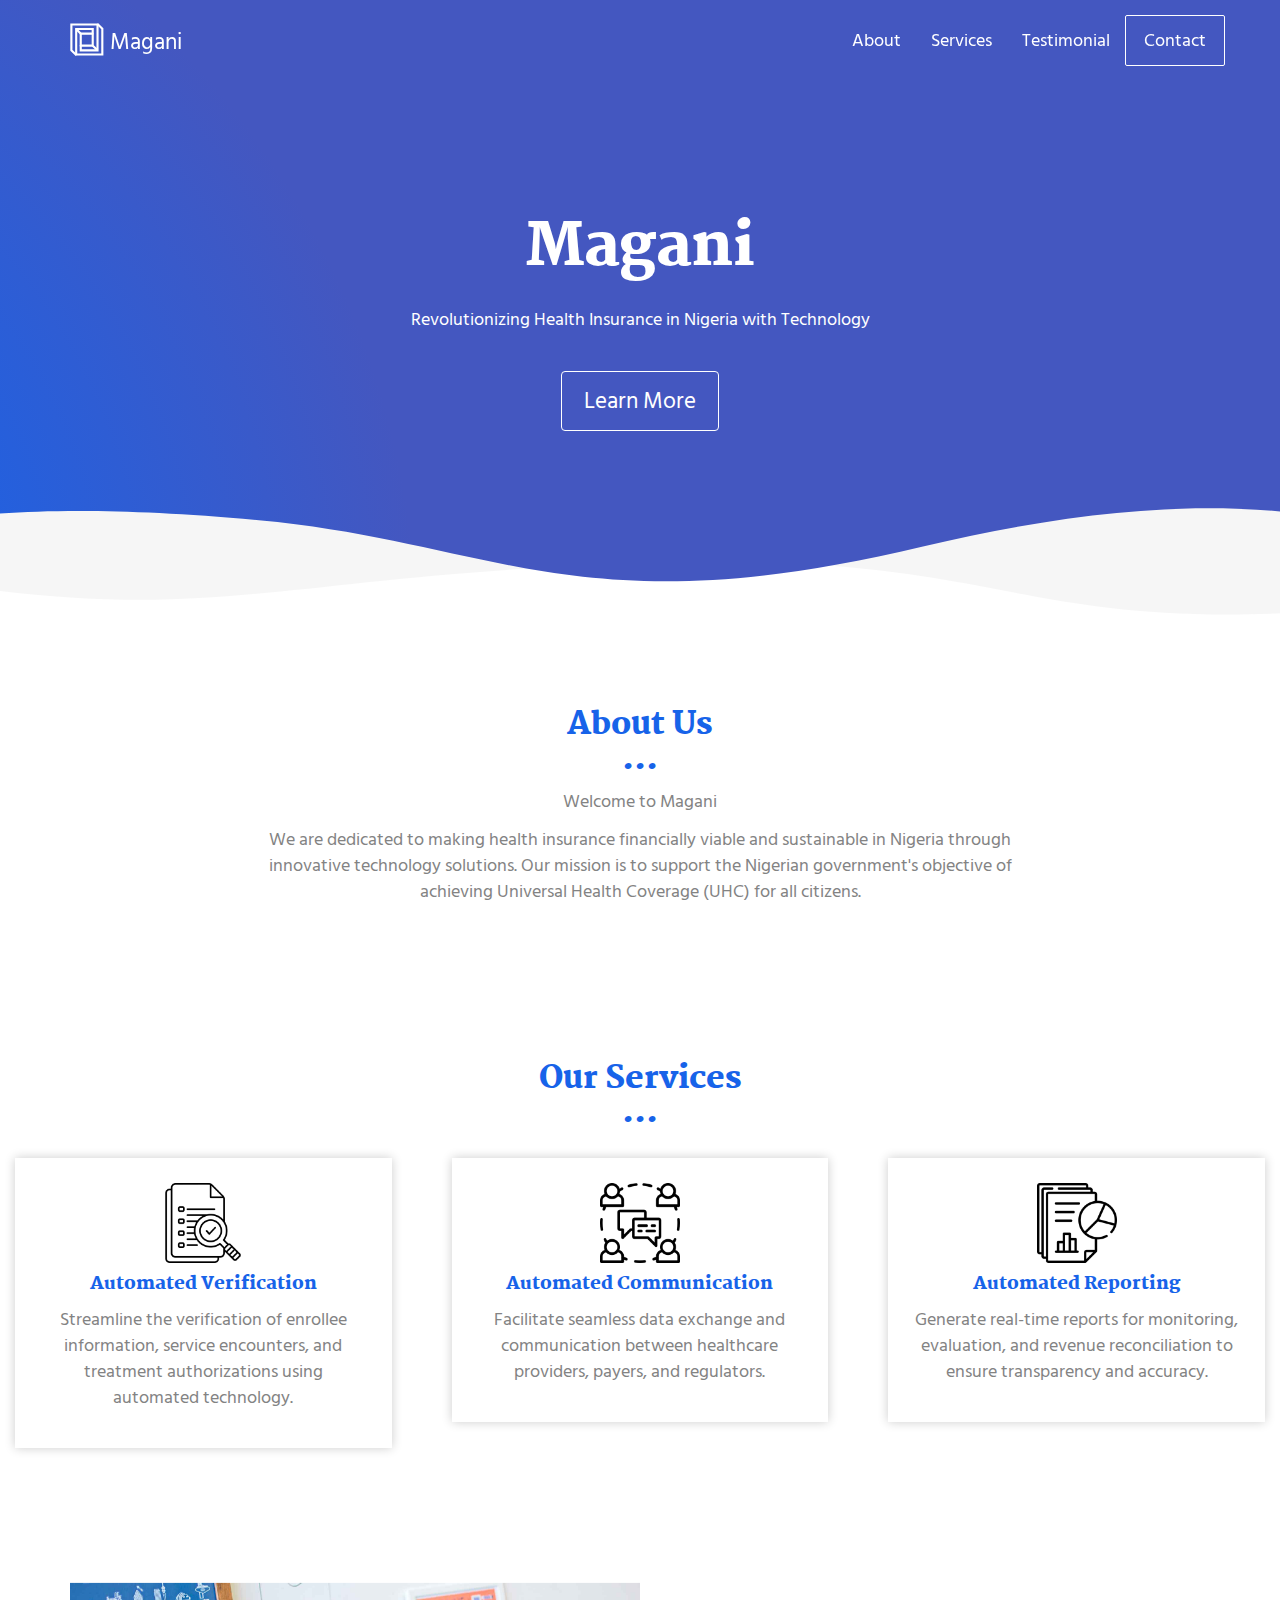
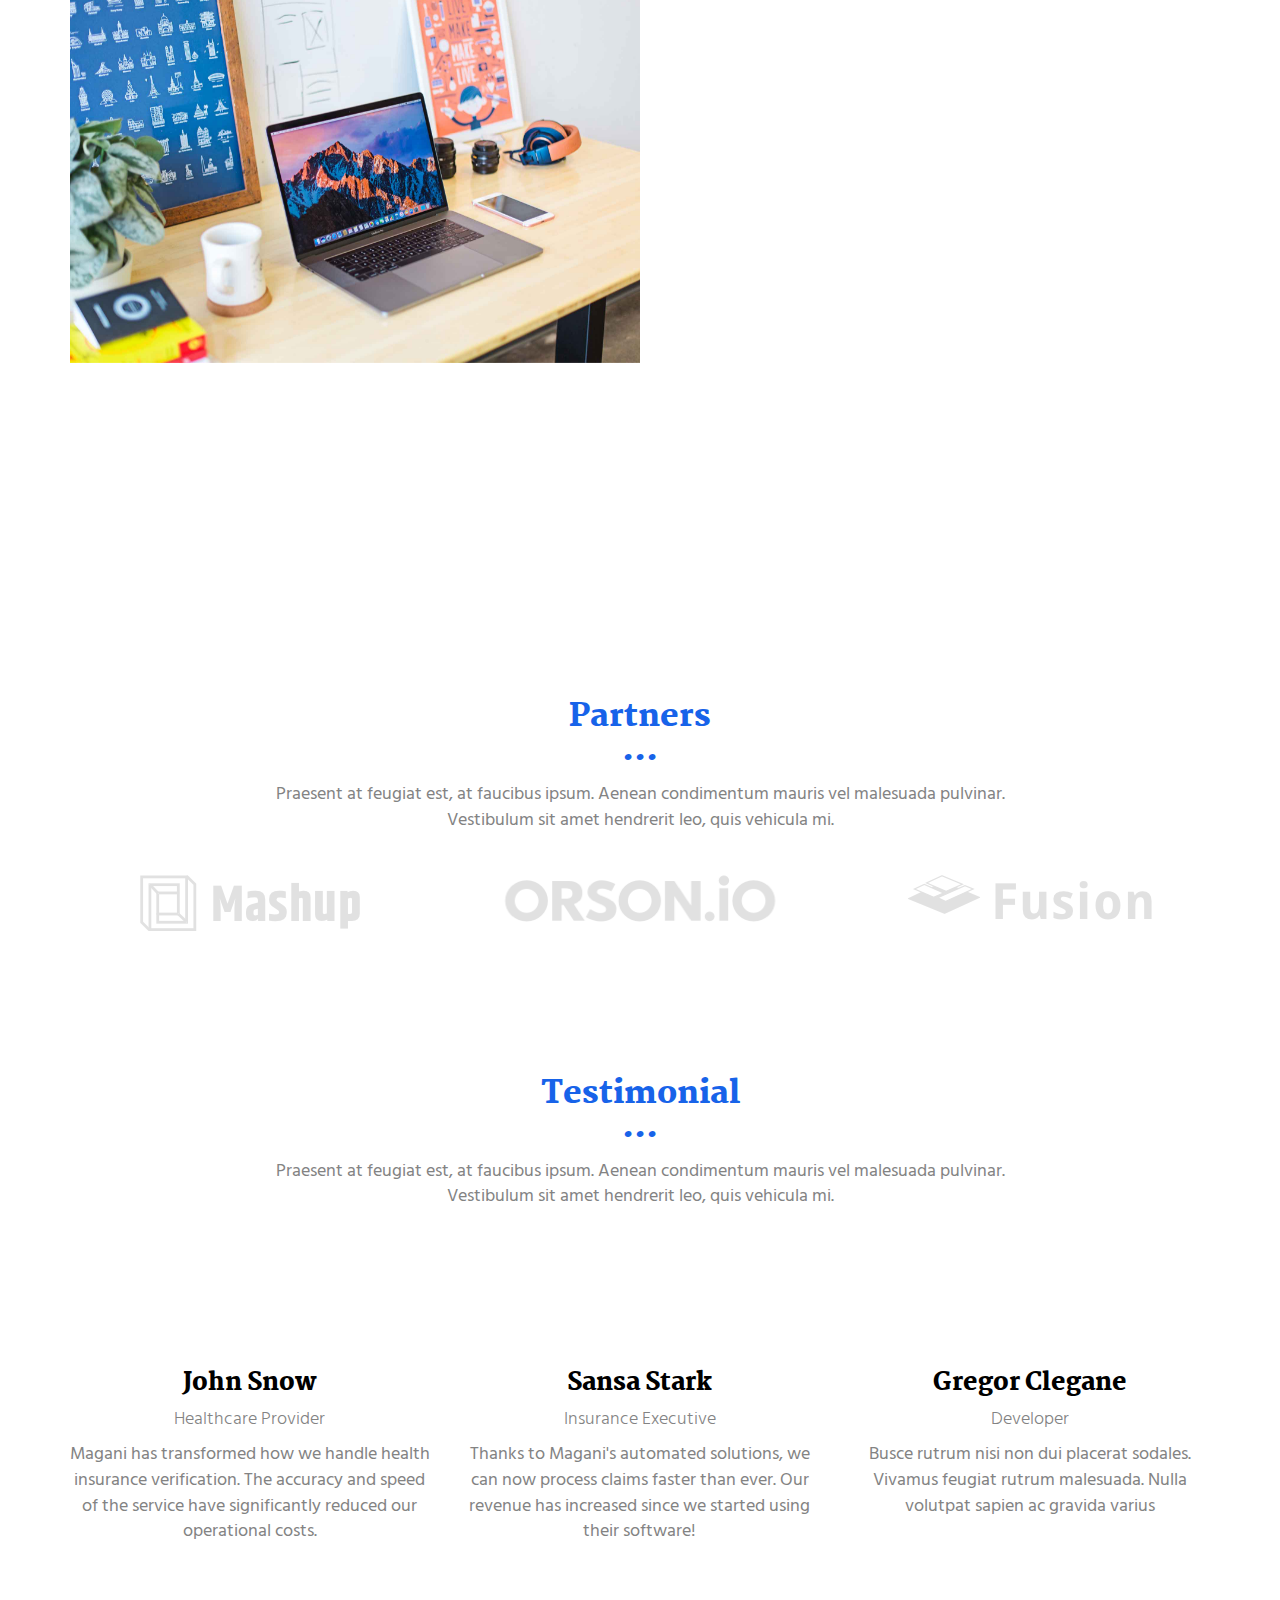
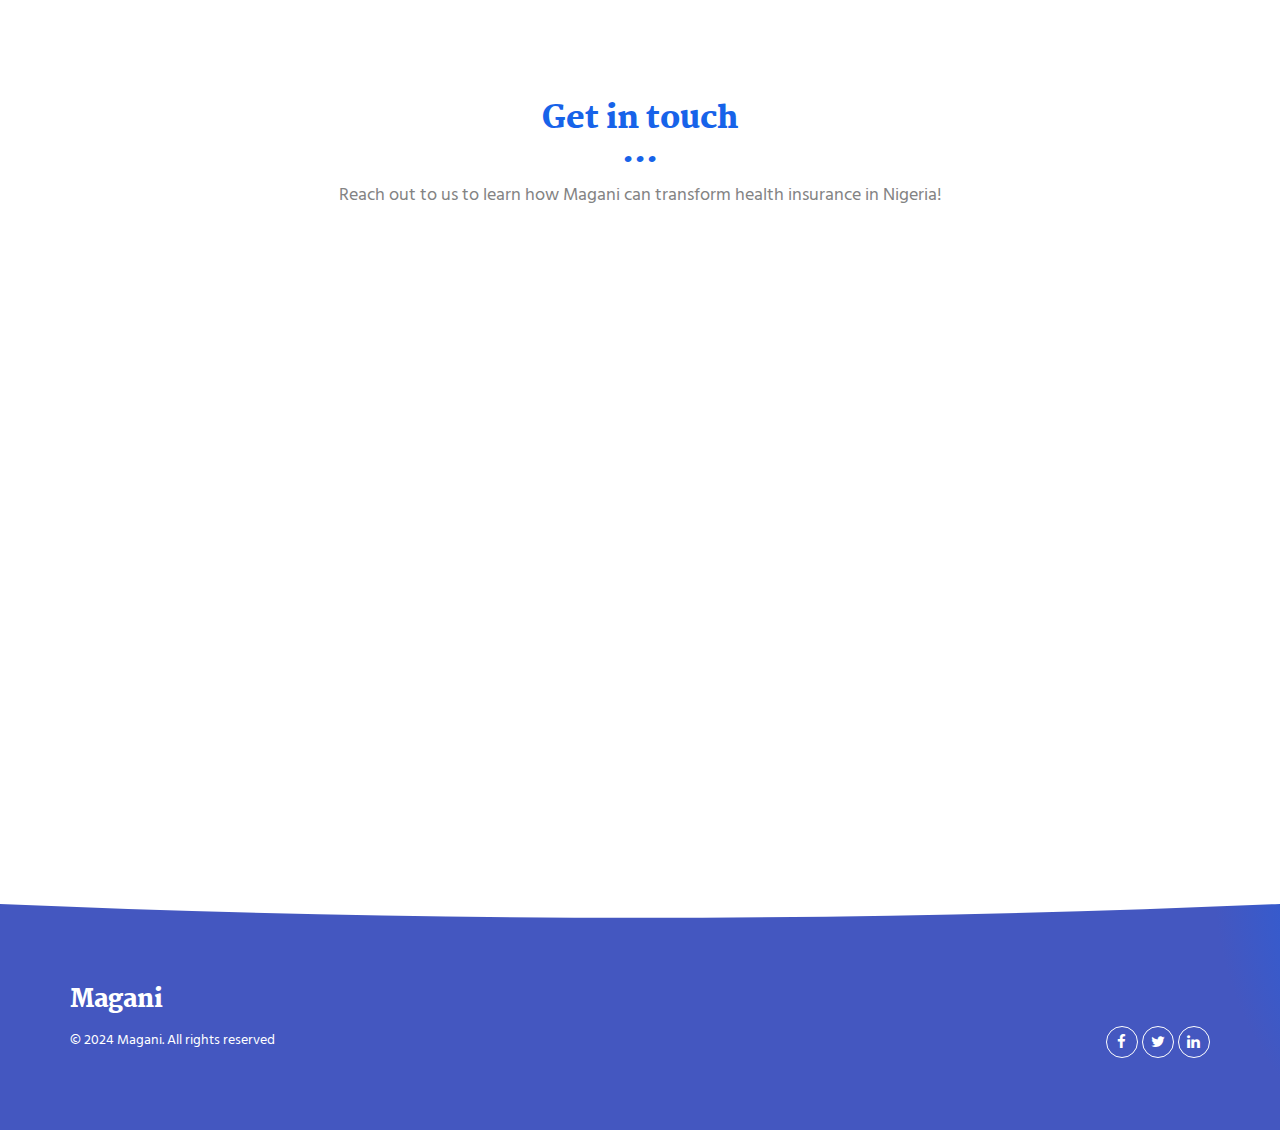
<file: index.html>
<!DOCTYPE html>
<html lang="en">

<head>
  <meta charset="UTF-8">
  <meta content="IE=edge" http-equiv="X-UA-Compatible">
  <meta content="width=device-width,initial-scale=1" name="viewport">
  <meta content="description" name="description">
  <meta name="google" content="notranslate" />
  <meta content="Mashup templates have been developped by Orson.io team" name="author">

  <!-- Disable tap highlight on IE -->
  <meta name="msapplication-tap-highlight" content="no">
  
  
  <link rel="apple-touch-icon" sizes="180x180" href="./assets/apple-icon-180x180.png">

  <link href="./assets/favicon.ico" rel="icon">

  <!-- <link href="" rel="stylesheet"> -->


  <title>Title page</title>

<link href="./main.550dcf66.css" rel="stylesheet">
<link rel="stylesheet" href="styles.css">
</head>


<body> <!-- Add your content of header -->

<header id="header"></header>

<!-- Add your site or app content here -->
  <div class="hero-full-container background-image-container white-text-container">
    <div class="container">
      <div class="row">
        <div class="col-xs-12">
          <h1>Magani</h1>
          <p>Revolutionizing Health Insurance in Nigeria with Technology</p>
          <br>
          <a href="./information.html" class="btn btn-default btn-lg" title="">Learn More</a>
        </div>
      </div>
    </div>
  </div>

  <div id = "about" class="section-container">
    <div class="container">
      <div class="row">
        <div class="col-xs-12 col-md-8 col-md-offset-2">
          <div class="text-center">
            <h2>About Us</h2>
            <p>Welcome to Magani</p>
            <p>We are dedicated to making health insurance financially viable and sustainable in 
              Nigeria through innovative technology solutions. 
              Our mission is to support the Nigerian government's objective of achieving Universal
              Health Coverage (UHC) for all citizens.
            </p> 
          </div>
       </div>
      </div>
    </div>
  </div>
  <div id = "services" class="section-container">
    <div class="text-center">
      <h2>Our Services</h2>
    </div>
    <div class="row">
      <div class="col-sm-6 col-md-4 mx-auto">
        <div class="box ">
          <div class="img-box">
            <img src="assets/icons/verification.png" alt="" class="solution-img"/>
          </div>
          <div class="detail-box">
            <h5>
              Automated Verification
            </h5>
            <p>
              Streamline the verification of enrollee information, 
              service encounters, and treatment authorizations using automated technology.
            </p>
          </div>
        </div>
      </div>
      <div class="col-sm-6 col-md-4 mx-auto">
        <div class="box ">
          <div class="img-box">
            <img src="assets/icons/message.png" alt="" />
          </div>
          <div class="detail-box">
            <h5>
              Automated Communication
            </h5>
            <p>
              Facilitate seamless data exchange and communication
               between healthcare providers, payers, and regulators.
            </p>
          </div>
        </div>
      </div>
      <div class="col-sm-6 col-md-4 mx-auto">
        <div class="box ">
          <div class="img-box">
            <img src="assets/icons/report.png" alt="" />
          </div>
          <div class="detail-box">
            <h5>
              Automated Reporting
            </h5>
            <p>
              Generate real-time reports for monitoring, evaluation, and revenue 
              reconciliation to ensure transparency and accuracy.
            </p>
          </div>
        </div>
      </div>
    </div>
    </div>


  <div class="section-container">
    <div class="container">
      <div class="row">      
          <div class="col-xs-12">


            <div id="carousel-example-generic" class="carousel carousel-fade slide" data-ride="carousel">
                
                <div class="carousel-inner" role="listbox">

                    <div class="item active">
                        <img class="img-responsive slider-img" src="./assets/images/img-06.jpg" alt="First slide">
                        <div class="carousel-caption card-shadow reveal">
                          
                          <h3>The Challenge</h3>
                          <a class="left carousel-control" href="#carousel-example-generic" role="button" data-slide="prev">
                            <i class="fa fa-chevron-left" aria-hidden="true"></i>
                            <span class="sr-only">Previous</span>
                          </a>
                          <a class="right carousel-control" href="#carousel-example-generic" role="button" data-slide="next">
                            <i class="fa fa-chevron-right" aria-hidden="true"></i>
                            <span class="sr-only">Next</span>
                          </a>
                          <p>
                            Nigeria is committed to achieving Universal Health Coverage (UHC)—ensuring 
                            citizens can access essential health services without financial hardship. To realize this, the government is leveraging health insurance through the NHIA Act of 2022, which mandates health insurance for all Nigerians.
                          </p>
                          
                          <p>
                            However, the high operational costs of health insurance programs threaten their 
                            financial sustainability and accessibility.
                          </p>
                          <a href="./project.html" class="btn btn-primary" title="">
                            Learn More
                          </a>
                        </div>
                    </div>
                    <div class="item">
                        <img class="img-responsive" src="./assets/images/img-07.jpg" alt="First slide">
                        <div class="carousel-caption card-shadow reveal">

                          <h3>Our Solution</h3>
                            <a class="left carousel-control" href="#carousel-example-generic" role="button" data-slide="prev">
                              <i class="fa fa-chevron-left" aria-hidden="true"></i>
                              <span class="sr-only">Previous</span>
                            </a>
                            <a class="right carousel-control" href="#carousel-example-generic" role="button" data-slide="next">
                              <i class="fa fa-chevron-right" aria-hidden="true"></i>
                              <span class="sr-only">Next</span>
                            </a>
                          <p>
                            Magani uses technology to reduce the high operational costs of health insurance, 
                            ensuring financial sustainability. It automates key processes like patient verification, 
                            claims management, and stakeholder communication, replacing costly manual tasks.
                          </p>
                          
                          <p>
                            By preventing fraud, reducing unnecessary healthcare utilization, and enabling real-time reporting, 
                            Magani improves efficiency and transparency. This ensures predictable payments for 
                            providers, reduces costs for payers, and supports Nigeria’s goal of achieving 
                            Universal Health Coverage (UHC).
                          </p>
                          <a href="./project.html" class="btn btn-primary" title="">
                            Learn More
                          </a>
                        </div>
                    </div>
                </div>
               
            </div>
          </div> 
        </div>  
    </div>
  </div>

  <div class="section-container">
    <div class="container text-center">
      <div class="row section-container-spacer">
        <div class="col-xs-12 col-md-12">
          <h2 class="text-center">Partners</h2>
          <p>Praesent at feugiat est, at faucibus ipsum. Aenean condimentum mauris vel malesuada pulvinar. <br>Vestibulum sit amet hendrerit leo, quis vehicula mi.</p>
        </div>  
      </div>
      <div class="row">
        <div class="col-xs-12 col-md-4">
          <img src="./assets/images/logo-01.png" alt="" class="img-responsive reveal-content image-center">

        </div>
       
        <div class="col-xs-12 col-md-4">
          <img src="./assets/images/logo-02.png" alt="" class="img-responsive reveal-content image-center">
        </div>
        <div class="col-xs-12 col-md-4">
          <img src="./assets/images/logo-03.png" alt="" class="img-responsive reveal-content image-center">
        </div>
      </div>
    </div>
  </div>

  <div id = "testimonial" class="section-container">
    <div class="container text-center">
      <div class="row section-container-spacer">
        <div class="col-xs-12 col-md-12">
          <h2>Testimonial</h2>
          <p>Praesent at feugiat est, at faucibus ipsum. Aenean condimentum mauris vel malesuada pulvinar. <br>Vestibulum sit amet hendrerit leo, quis vehicula mi.</p>
        </div>  
      </div>
      <div class="row">
        <div class="col-xs-12 col-md-4">
          <img src="./assets/images/profil-01.jpg" alt="" class="customer-img reveal img-responsive reveal-content image-center">
          <h3>John Snow</h3>
          <h4>Healthcare Provider</h4>
          <p>Magani has transformed how we handle health insurance verification. 
            The accuracy and speed of the service have significantly reduced our operational costs.</p>
          <!-- <p>
            <a href="https://facebook.com/" class="social-round-icon fa-icon" title="">
              <i class="fa fa-facebook" aria-hidden="true"></i>
            </a>
            <a href="https://twitter.com/" class="social-round-icon fa-icon" title="">
              <i class="fa fa-twitter" aria-hidden="true"></i>
            </a>
            <a href="https://www.linkedin.com/" class="social-round-icon fa-icon" title="">
              <i class="fa fa-linkedin" aria-hidden="true"></i>
            </a>
          </p> -->
        </div>
       
        <div class="col-xs-12 col-md-4">
          <img src="./assets/images/profil-02.jpg" alt="" class="customer-img reveal img-responsive reveal-content image-center">
          <h3>Sansa Stark</h3>
          <h4>Insurance Executive</h4>
          <p>Thanks to Magani's automated solutions, we can now process claims faster than ever. 
            Our revenue has increased since we started using their software!</p>
          <!-- <p>
            <a href="https://facebook.com/" class="social-round-icon fa-icon" title="">
              <i class="fa fa-facebook" aria-hidden="true"></i>
            </a>
            <a href="https://twitter.com/" class="social-round-icon fa-icon" title="">
              <i class="fa fa-twitter" aria-hidden="true"></i>
            </a>
            <a href="https://www.linkedin.com/" class="social-round-icon fa-icon" title="">
              <i class="fa fa-linkedin" aria-hidden="true"></i>
            </a>
          </p> -->
        </div>
        <div class="col-xs-12 col-md-4">
          <img src="./assets/images/profil-03.jpg" alt="" class="customer-img reveal img-responsive reveal-content image-center">
          <h3>Gregor Clegane</h3>
          <h4>Developer</h4>
          <p>Busce rutrum nisi non dui placerat sodales. Vivamus feugiat rutrum malesuada. Nulla volutpat sapien ac gravida varius</p>
          <!-- <p>
            <a href="https://facebook.com/" class="social-round-icon fa-icon" title="">
              <i class="fa fa-facebook" aria-hidden="true"></i>
            </a>
            <a href="https://twitter.com/" class="social-round-icon fa-icon" title="">
              <i class="fa fa-twitter" aria-hidden="true"></i>
            </a>
            <a href="https://www.linkedin.com/" class="social-round-icon fa-icon" title="">
              <i class="fa fa-linkedin" aria-hidden="true"></i>
            </a>
          </p> -->
        </div>
      </div>
    </div>
  </div>


 
 
  <div id = "contact" class="section-container contact-container">
    <div class="container">
      <div class="row">
        <div class="col-xs-12 col-md-12">
          <div class="section-container-spacer">
            <h2 class="text-center">Get in touch</h2>
            <p class="text-center">Reach out to us to learn how Magani can transform health insurance in Nigeria!</p>
          </div>
          <div class="card-container">
            <div class="card card-shadow col-xs-10 col-xs-offset-1 col-md-8 col-md-offset-2 reveal">
              <form action="" class="reveal-content">
                <div class="row">
                  <div class="col-md-7">
                    <div class="form-group">
                      <input type="email" class="form-control" id="email" placeholder="Email">
                    </div>
                    <div class="form-group">
                      <input type="text" class="form-control" id="subject" placeholder="Subject">
                    </div>
                    <div class="form-group">
                      <textarea class="form-control" rows="3" placeholder="Enter your message"></textarea>
                    </div>
                    <button type="submit" class="btn btn-primary">Send message</button>
                  </div>
                  <div class="col-md-5">
                    <ul class="list-unstyled address-container">
                      <li>
                        <span class="fa-icon">
                          <i class="fa fa-phone" aria-hidden="true"></i>
                        </span>
                        + 234 807 234 3629
                      </li>
                      <li>
                        <span class="fa-icon">
                          <i class="fa fa fa-map-o" aria-hidden="true"></i>
                        </span>
                        42 Ogba Ikeja
                      </li>
                    </ul>
                  </div>
                </div>
              </form>
            </div>
            <div class="card-image col-xs-12">
            </div>
          </div>
        </div>  
      </div>
    </div>
  </div>

<script>
  document.addEventListener("DOMContentLoaded", function (event) {
    navbarFixedTopAnimation();
  });
</script>



<script>
  document.addEventListener("DOMContentLoaded", function (event) {
    navActivePage();
    scrollRevelation('.reveal');
  });
</script>

<!-- Google Analytics: change UA-XXXXX-X to be your site's ID 

<script>
  (function (i, s, o, g, r, a, m) {
    i['GoogleAnalyticsObject'] = r; i[r] = i[r] || function () {
      (i[r].q = i[r].q || []).push(arguments)
    }, i[r].l = 1 * new Date(); a = s.createElement(o),
      m = s.getElementsByTagName(o)[0]; a.async = 1; a.src = g; m.parentNode.insertBefore(a, m)
  })(window, document, 'script', '//www.google-analytics.com/analytics.js', 'ga');
  ga('create', 'UA-XXXXX-X', 'auto');
  ga('send', 'pageview');
</script>

--> 

<footer id="footer"></footer>

<script>
  // Function to load dynamic content and run dependent scripts
  function loadContent() {
    const headerPromise = fetch('./components/header.html')
      .then((response) => response.text())
      .then((data) => {
        document.getElementById('header').innerHTML = data;
      });

    const footerPromise = fetch('./components/footer.html')
      .then((response) => response.text())
      .then((data) => {
        document.getElementById('footer').innerHTML = data;
      });

    // Wait for both header and footer to load
    Promise.all([headerPromise, footerPromise]).then(() => {
      navbarFixedTopAnimation();
      navActivePage();
    });
  }

  // Load content on DOMContentLoaded
  document.addEventListener('DOMContentLoaded', loadContent);
</script>
<script type="text/javascript" src="./main.0cf8b554.js"></script>

</body>

</html>
</file>
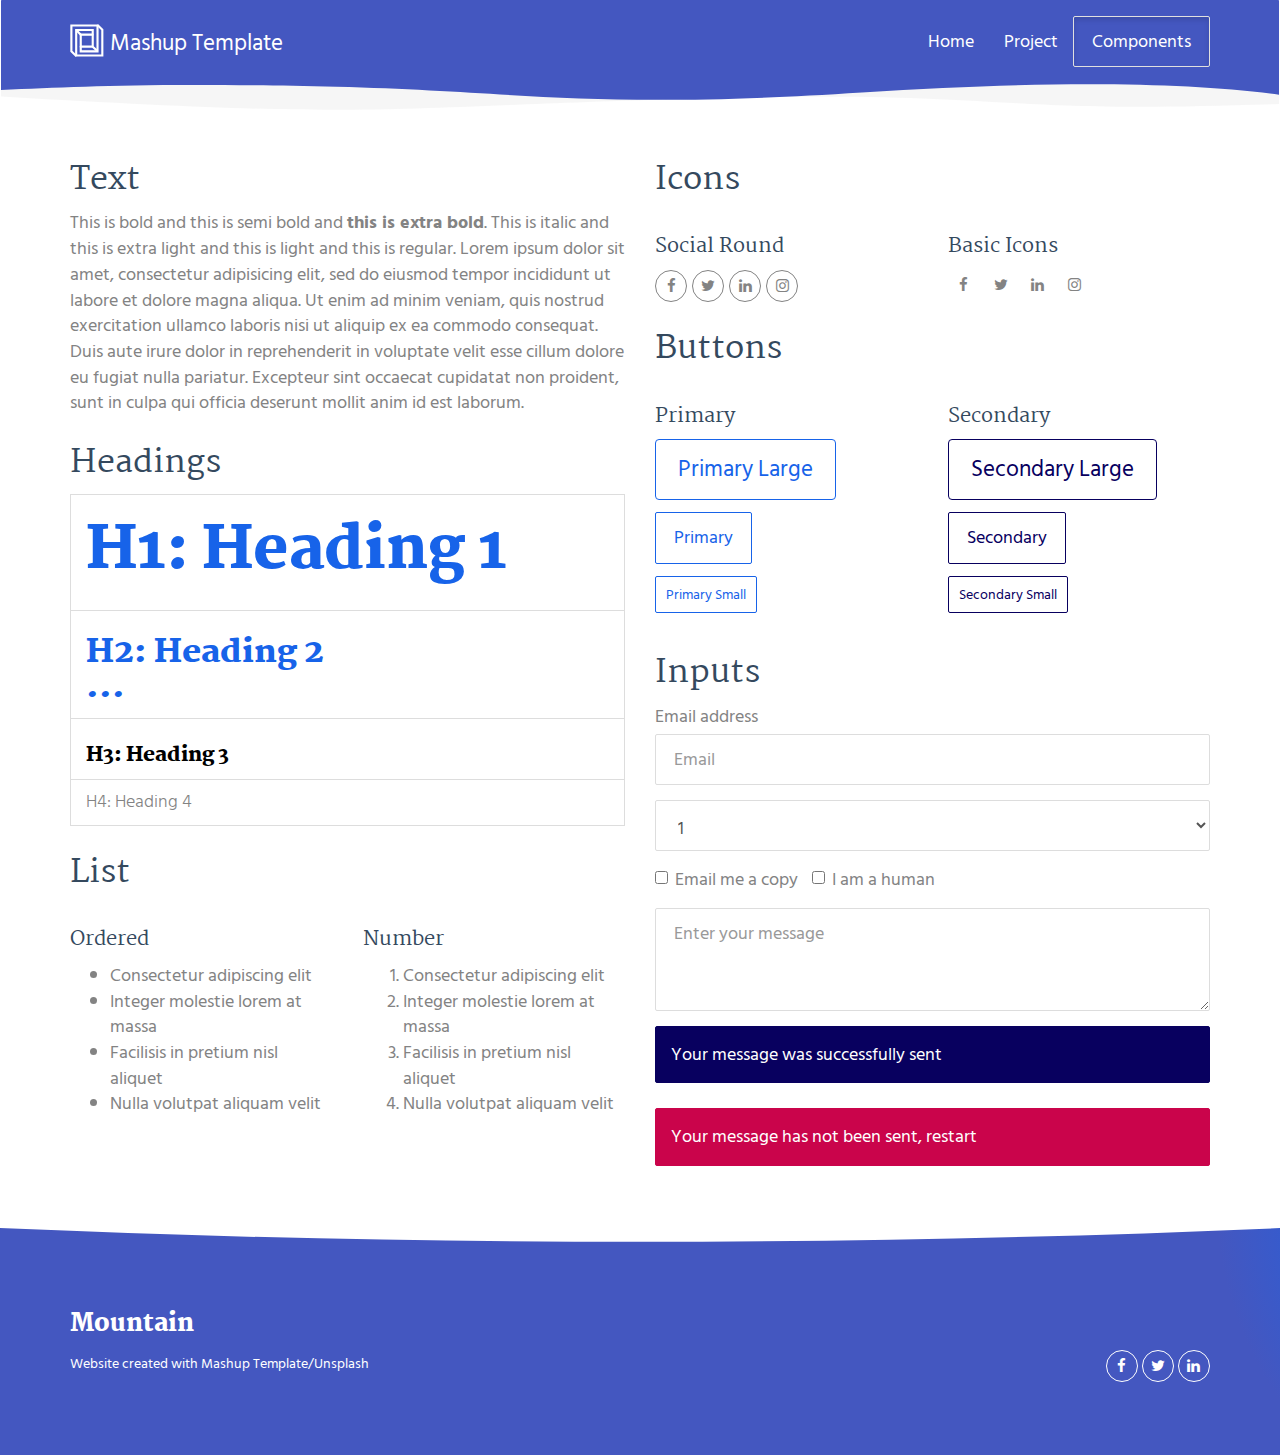
<file: components.html>
<!DOCTYPE html>
<html lang="en">

<head>
  <meta charset="UTF-8">
  <meta content="IE=edge" http-equiv="X-UA-Compatible">
  <meta content="width=device-width,initial-scale=1" name="viewport">
  <meta content="description" name="description">
  <meta name="google" content="notranslate" />
  <meta content="Mashup templates have been developped by Orson.io team" name="author">

  <!-- Disable tap highlight on IE -->
  <meta name="msapplication-tap-highlight" content="no">
  
  
  <link rel="apple-touch-icon" sizes="180x180" href="./assets/apple-icon-180x180.png">
  <link href="./assets/favicon.ico" rel="icon">

  <link href="" rel="stylesheet">


  <title>Title page</title>

<link href="./main.550dcf66.css" rel="stylesheet"></head>

<body> <!-- Add your content of header -->
<header>
  <nav class="navbar navbar-default active">
    <div class="container">
      <div class="navbar-header">
        <button type="button" class="navbar-toggle collapsed" data-toggle="collapse" data-target="#navbar-collapse" aria-expanded="false">
          <span class="sr-only">Toggle navigation</span>
          <span class="icon-bar"></span>
          <span class="icon-bar"></span>
          <span class="icon-bar"></span>
        </button>
        <a class="navbar-brand" href="./index.html" title="">
          <img src="./assets/images/mashup-icon.svg" class="navbar-logo-img" alt="">
          Mashup Template
        </a>
      </div>

      <div class="collapse navbar-collapse" id="navbar-collapse">
        <ul class="nav navbar-nav navbar-right">
          <li><a href="./index.html" title="">Home</a></li>
          <li><a href="./project.html" title="">Project</a></li>
          <li>
            <p>
              <a href="./components.html" class="btn btn-default navbar-btn" title="">Components</a>
            </p>
          </li>

        </ul>
      </div> 
    </div>
  </nav>
</header>

<!-- Add your site or app content here -->
  <div class="container">
    <div class="row">
      <div class="col-xs-12 col-md-6">

        <div class="template-example">
          <h2 class="template-title-example">Text</h2>
          <p>This is bold and this is semi bold and <b>this is extra bold</b>. This is italic and this is extra light and this is light
          and this is regular. Lorem ipsum dolor sit amet, consectetur adipisicing elit, sed do eiusmod
          tempor incididunt ut labore et dolore magna aliqua. Ut enim ad minim veniam,
          quis nostrud exercitation ullamco laboris nisi ut aliquip ex ea commodo
          consequat. Duis aute irure dolor in reprehenderit in voluptate velit esse
          cillum dolore eu fugiat nulla pariatur. Excepteur sint occaecat cupidatat non
          proident, sunt in culpa qui officia deserunt mollit anim id est laborum.
          </p>
        </div>

        <div class="template-example">
          <h2 class="template-title-example">Headings</h2>
          
          <table class="table table-bordered">
            <tr><td><h1>H1: Heading 1</h1></td></tr>
            <tr><td><h2>H2: Heading 2</h2></td></tr>
            <tr><td><h3>H3: Heading 3</h3></td></tr>
            <tr><td><h4>H4: Heading 4</h4></td></tr>
          </table>
        </div>

        <div class="template-example">
          <h2 class="template-title-example">List</h2>
          <div class="row">
            <div class="col-md-6">
              <h3 class="template-title-example">Ordered</h3>
              <ul>
                <li>Consectetur adipiscing elit</li>
                <li>Integer molestie lorem at massa</li>
                <li>Facilisis in pretium nisl aliquet</li>
                <li>Nulla volutpat aliquam velit</li>
              </ul>
            </div>
            <div class="col-md-6">
              <h3 class="template-title-example">Number</h3>
              <ol>
                <li>Consectetur adipiscing elit</li>
                <li>Integer molestie lorem at massa</li>
                <li>Facilisis in pretium nisl aliquet</li>
                <li>Nulla volutpat aliquam velit</li>
              </ol>
            </div>
          </div>
        </div>

        
      </div>

      <div class="col-xs-12 col-md-6">
        <div class="template-example">
          <h2 class="template-title-example">Icons</h2>
          
          <div class="row">
            <div class="col-md-6">
              <h3 class="template-title-example">Social Round</h2>
              <ul class="list-icons">
                <li>
                  <a href="" class="social-round-icon fa-icon">
                    <i class="fa fa-facebook"></i>
                  </a>
                </li>
                <li>
                  <a href="" class="social-round-icon fa-icon">
                    <i class="fa fa-twitter"></i>
                  </a>
                </li>
                <li>
                  <a href="" class="social-round-icon fa-icon">
                    <i class="fa fa-linkedin"></i>
                  </a>
                </li>
                <li>
                  <a href="" class="social-round-icon fa-icon">
                    <i class="fa fa-instagram"></i>
                  </a>
                </li>
              </ul>
            </div>
            <div class="col-md-6">
               <h3 class="template-title-example">Basic Icons</h2>
                <ul class="list-icons">
                  <li>
                    <span class="fa-icon">
                      <i class="fa fa-facebook"></i>
                    </span>
                  </li>
                  <li>
                    <span class="fa-icon">
                      <i class="fa fa-twitter"></i>
                    </span>
                  </li>
                  <li>
                    <span class="fa-icon">
                      <i class="fa fa-linkedin"></i>
                    </span>
                  </li>
                  <li>
                    <span class="fa-icon">
                      <i class="fa fa-instagram"></i>
                    </span>
                  </li>
                </ul>
            </div>

          </div>


          


        </div>

        <div class="template-example">
          <h2 class="template-title-example">Buttons</h2>
          <div class="row">
            <div class="col-md-6">
              <h3 class="template-title-example">Primary</h2>
              <div class="row">
                  <div class="col-md-6">
                  <p><a href="" class="btn btn-primary btn-lg">Primary Large</a></p>
                  <p><a href="" class="btn btn-primary">Primary </a></p>
                  <p><a href="" class="btn btn-primary btn-sm">Primary Small</a></p>
                </div>
              </div>

            </div>

            <div class="col-md-6">
              <h3 class="template-title-example">Secondary</h2>
              <div class="row">
                  <div class="col-md-6">
                  <p><a href="" class="btn btn-info btn-lg">Secondary Large</a></p>
                  <p><a href="" class="btn btn-info">Secondary </a></p>
                  <p><a href="" class="btn btn-info btn-sm">Secondary Small</a></p>
                </div>
              </div>
            </div>
          </div>
        </div>
        
        <div class="template-example">
          <h2 class="template-title-example">Inputs</h2>

            <div class="form-group">
              <label for="exampleInputEmail1">Email address</label>
              <input type="email" class="form-control" id="exampleInputEmail1" placeholder="Email">
            </div>

            <div class="form-group">
              <select class="form-control">
                <option>1</option>
                <option>2</option>
                <option>3</option>
                <option>4</option>
                <option>5</option>
              </select>
            </div>

            <div class="form-group">
              <label class="checkbox-inline">
                <input 
                type="checkbox" id="inlineCheckbox1" value="option1"> Email me a copy
              </label>
              <label class="checkbox-inline">
                <input type="checkbox" id="inlineCheckbox2" value="option2"> I am a human
              </label>
            </div>

            <div class="form-group">
              <textarea class="form-control" rows="3" placeholder="Enter your message"></textarea>
            </div>
            
            <div class="alert alert-success" role="alert">Your message was successfully sent</div>
            <div class="alert alert-danger" role="alert">Your message has not been sent, restart</div>
        </div>




      </div>
    </div>
  </div>

<footer class="footer-container white-text-container">
  <div class="container">
    <div class="row">

     
      <div class="col-xs-12">
        <h3>Mountain</h3>

        <div class="row">
          <div class="col-xs-12 col-sm-7">
            <p><small>Website created with <a href="http://www.mashup-template.com/" title="Create website with free html template">Mashup Template</a>/<a href="https://www.unsplash.com/" title="Beautiful Free Images">Unsplash</a></small>
            </p>
          </div>
          <div class="col-xs-12 col-sm-5">
            <p class="text-right">
              <a href="https://facebook.com/" class="social-round-icon white-round-icon fa-icon" title="">
                <i class="fa fa-facebook" aria-hidden="true"></i>
              </a>
              <a href="https://twitter.com/" class="social-round-icon white-round-icon fa-icon" title="">
                <i class="fa fa-twitter" aria-hidden="true"></i>
              </a>
              <a href="https://www.linkedin.com/" class="social-round-icon white-round-icon fa-icon" title="">
                <i class="fa fa-linkedin" aria-hidden="true"></i>
              </a>
            </p>
          </div>
        </div>
        
        
      </div>
    </div>
  </div>
</footer>

<script>
  document.addEventListener("DOMContentLoaded", function (event) {
    navActivePage();
    scrollRevelation('.reveal');
  });
</script>

<!-- Google Analytics: change UA-XXXXX-X to be your site's ID 

<script>
  (function (i, s, o, g, r, a, m) {
    i['GoogleAnalyticsObject'] = r; i[r] = i[r] || function () {
      (i[r].q = i[r].q || []).push(arguments)
    }, i[r].l = 1 * new Date(); a = s.createElement(o),
      m = s.getElementsByTagName(o)[0]; a.async = 1; a.src = g; m.parentNode.insertBefore(a, m)
  })(window, document, 'script', '//www.google-analytics.com/analytics.js', 'ga');
  ga('create', 'UA-XXXXX-X', 'auto');
  ga('send', 'pageview');
</script>

--> 
<script>
  // Function to load dynamic content and run dependent scripts
  function loadContent() {
    const headerPromise = fetch('./components/header.html')
      .then((response) => response.text())
      .then((data) => {
        document.getElementById('header').innerHTML = data;
      });

    const footerPromise = fetch('./components/footer.html')
      .then((response) => response.text())
      .then((data) => {
        document.getElementById('footer').innerHTML = data;
      });

    // Wait for both header and footer to load
    Promise.all([headerPromise, footerPromise]).then(() => {
      navbarFixedTopAnimation();
      navActivePage();
    });
  }

  // Load content on DOMContentLoaded
  document.addEventListener('DOMContentLoaded', loadContent);
</script>

<script type="text/javascript" src="./main.0cf8b554.js"></script></body>

</html>
</file>
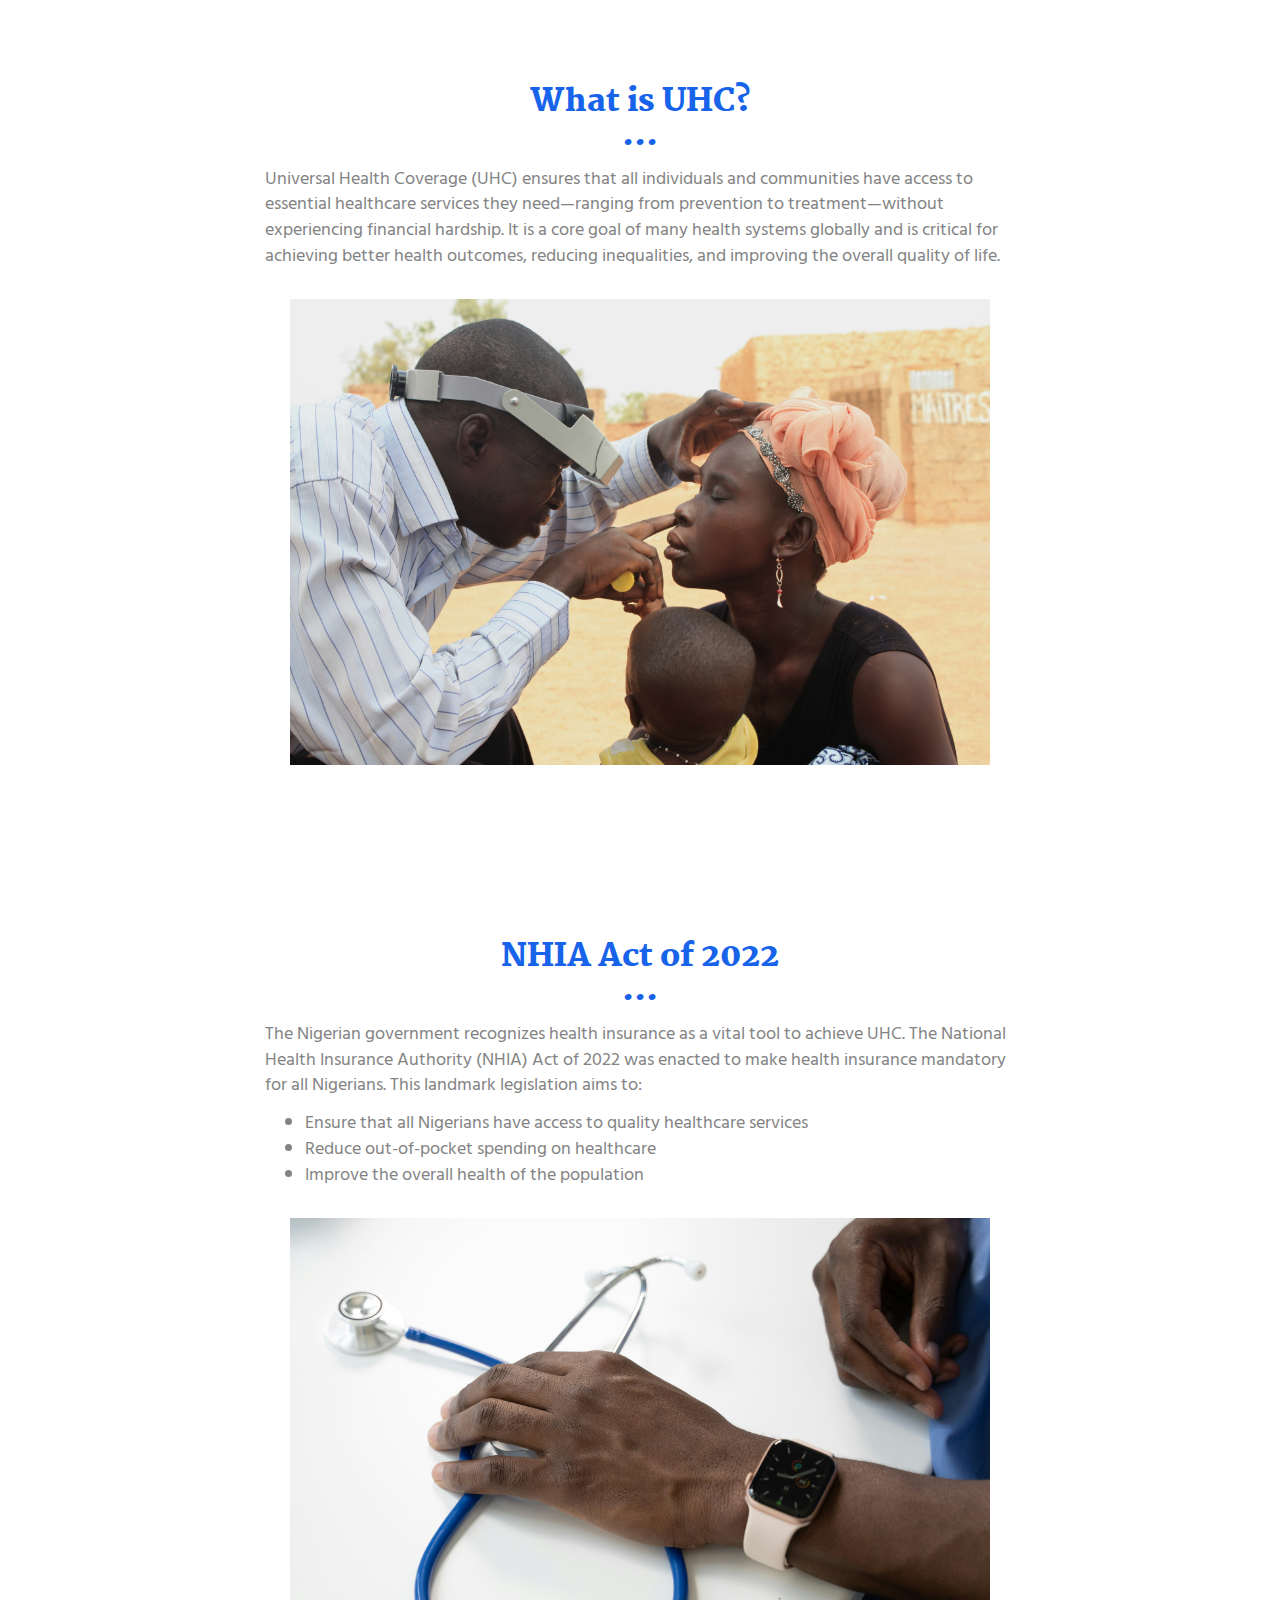
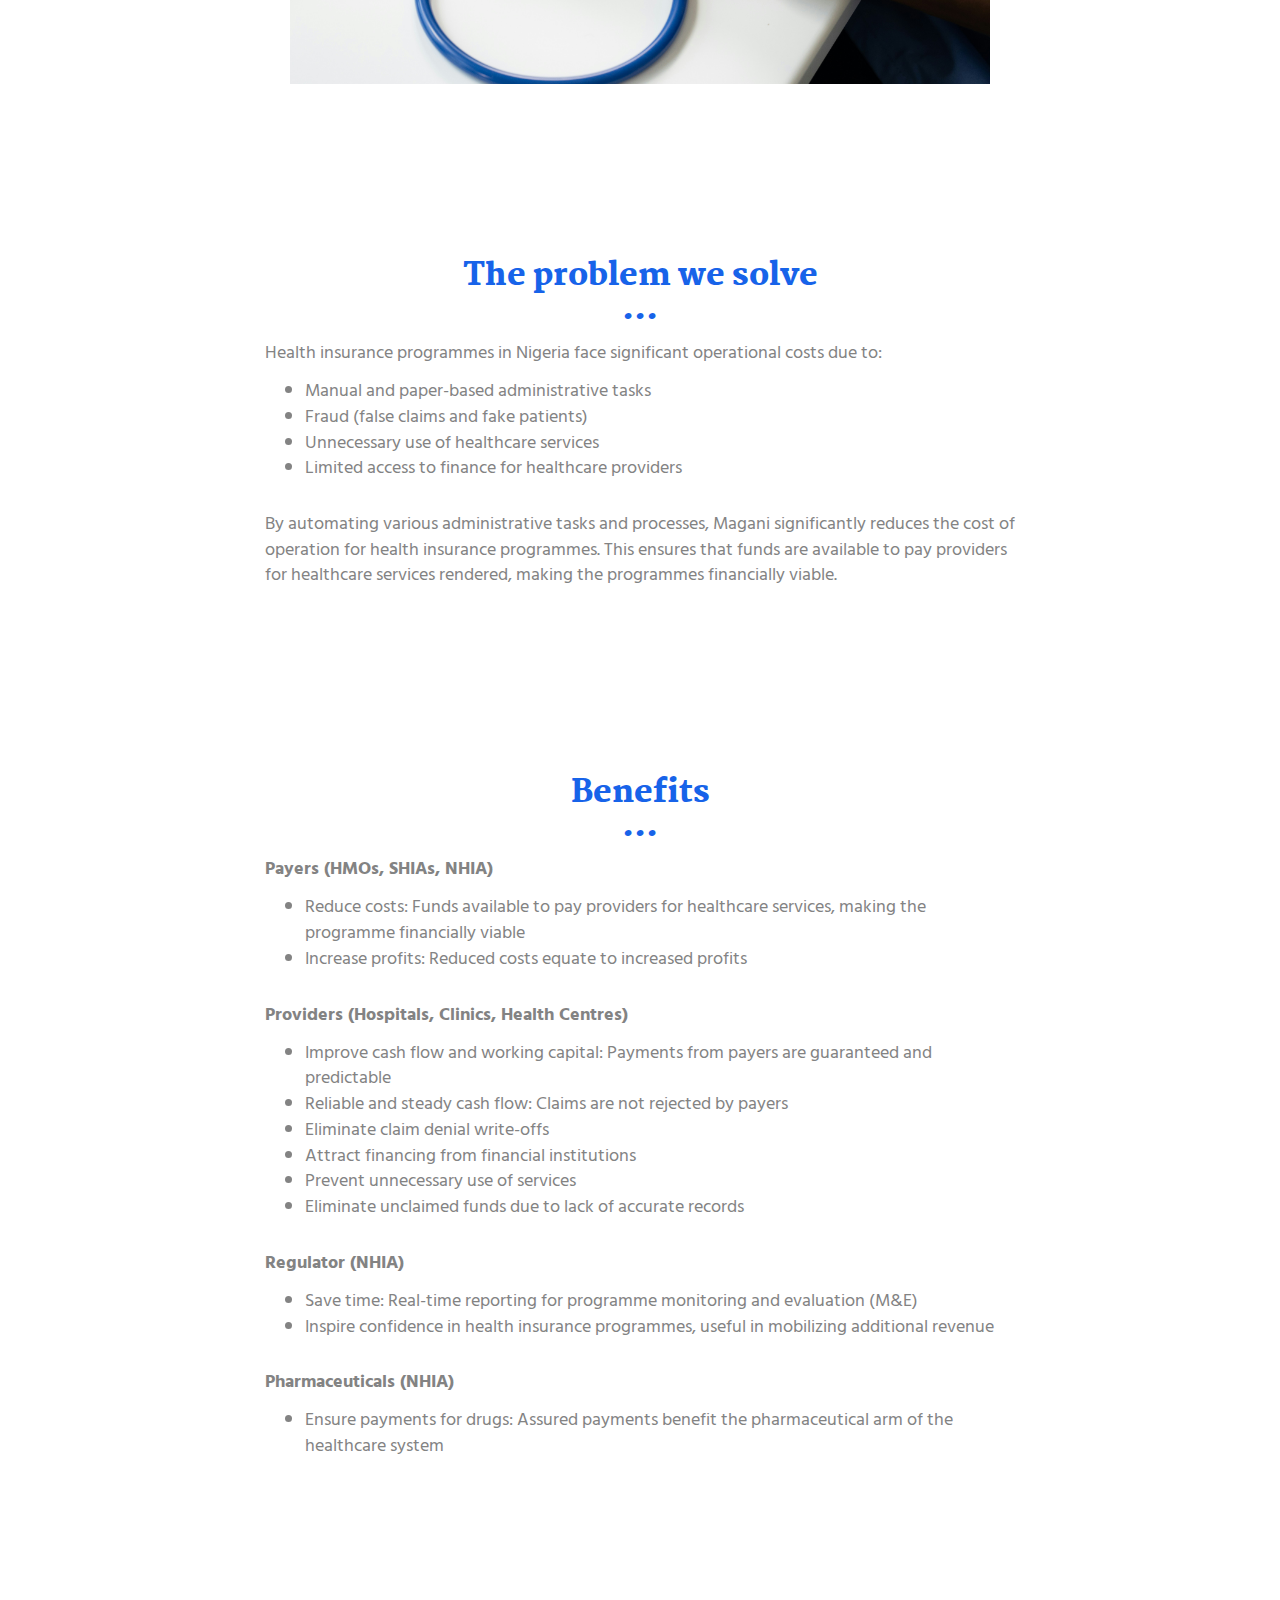
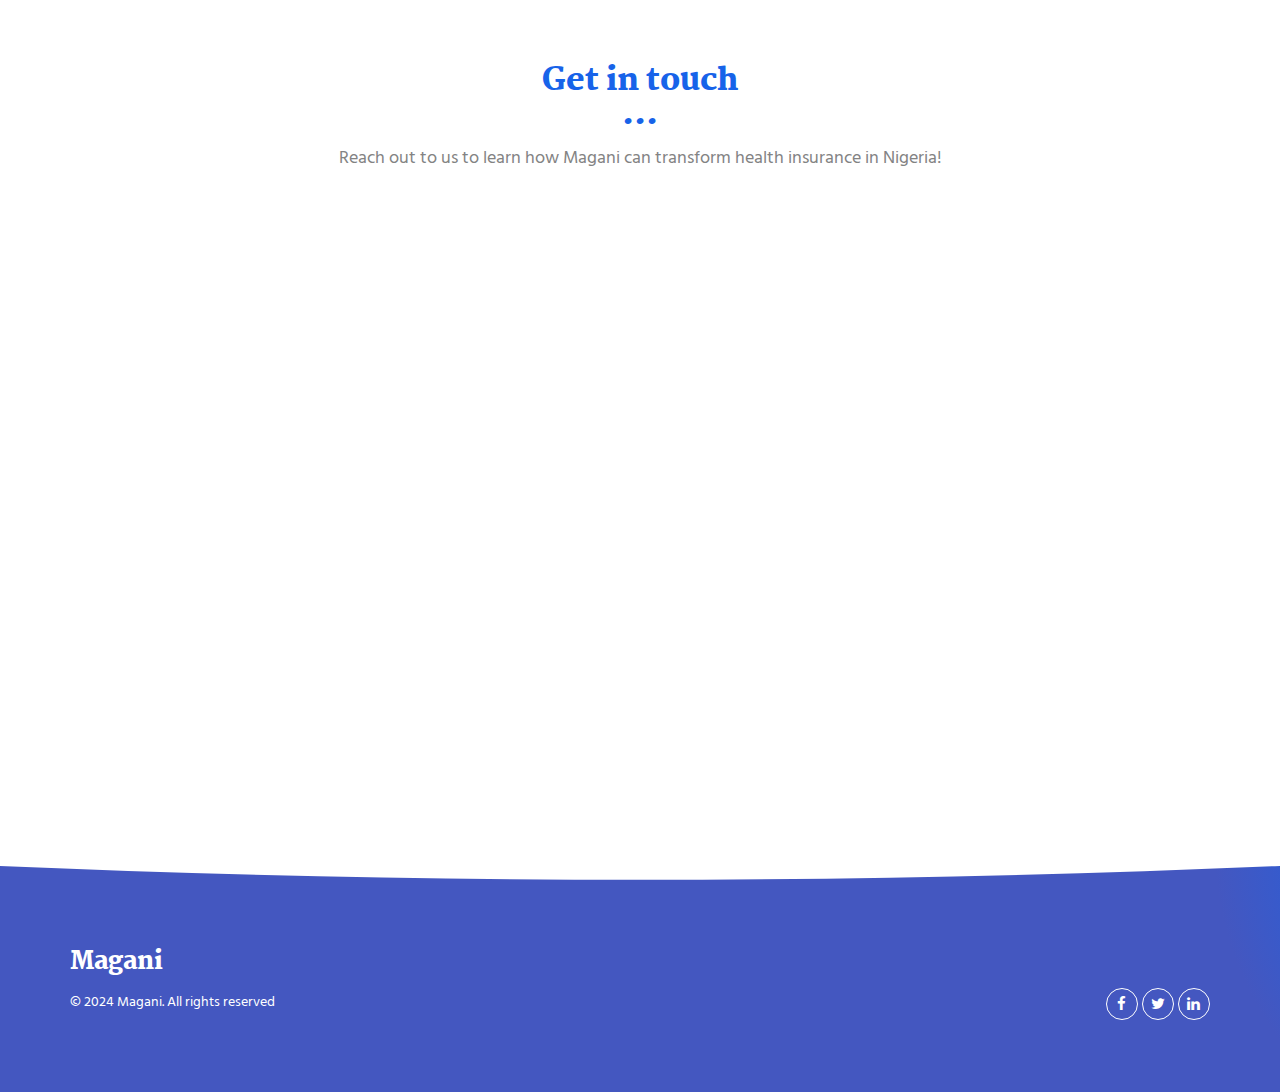
<file: information.html>
<!DOCTYPE html>
<html lang="en">

<head>
  <meta charset="UTF-8">
  <meta content="IE=edge" http-equiv="X-UA-Compatible">
  <meta content="width=device-width,initial-scale=1" name="viewport">
  <meta content="description" name="description">
  <meta name="google" content="notranslate" />
  <meta content="Mashup templates have been developped by Orson.io team" name="author">

  <!-- Disable tap highlight on IE -->
  <meta name="msapplication-tap-highlight" content="no">
  
  
  <link rel="apple-touch-icon" sizes="180x180" href="./assets/apple-icon-180x180.png">
  <link href="./assets/favicon.ico" rel="icon">

  <link href="" rel="stylesheet">


  <title>Title page</title>

<link href="./main.550dcf66.css" rel="stylesheet">
<link rel="stylesheet" href="./styles.css">

</head>

<body> <!-- Add your content of header -->

<header id="header"></header>

<!-- <div class="section-container">
    <div class="container">
      <div class="row">
        <div class="col-xs-12 col-md-8 col-md-offset-2">
          <h1 class="text-center">Magani</h1>

          <div class="section-container-spacer">
            <img src="../assets/images/img-06.jpg" alt="" class="img-responsive reveal-content" data-action="zoom">
          </div>

          <div class="row">
            <div class="col-xs-6">
              <img src="../assets/images/img-04.jpg" alt="" class="img-responsive reveal-content" data-action="zoom">
            </div>
            <div class="col-xs-6">
              <img src="../assets/images/img-07.jpg" alt="" class="img-responsive reveal-content" data-action="zoom">
            </div>
          </div>
       </div>
      </div>
    </div>
  </div> -->

  <div class="section-container">
    <div class="container">
      <div class="row section-container-spacer">
        <div class="col-xs-12 col-md-8 col-md-offset-2">
          <h2 class="text-center">What is UHC?</h2>
          <div class="section-container-spacer">
            <p>Universal Health Coverage (UHC) ensures that all individuals and communities have access to
              essential healthcare services they need—ranging from prevention to treatment—without experiencing 
              financial hardship. It is a core goal of many health systems globally and is critical for 
              achieving better health outcomes, reducing inequalities, and improving the overall quality of life.</p>
          </div>  
          <img  src="./assets/images/africa-healthcare.jpg" alt="" class=" info-img reveal-content" data-action="zoom">
        </div>  
      </div>
    </div>
  </div>

  <div class="section-container">
    <div class="container">
      <div class="row section-container-spacer">
        <div class="col-xs-12 col-md-8 col-md-offset-2">
          <h2 class="text-center">NHIA Act of 2022</h2>
          <div class="section-container-spacer">
            <p>The Nigerian government recognizes health insurance as a vital tool to achieve UHC. 
            The National Health Insurance Authority (NHIA) Act of 2022 was enacted to make health insurance mandatory for all Nigerians. This landmark legislation aims to:</p>
            <ul>
              <li>Ensure that all Nigerians have access to quality healthcare services</li>
              <li>Reduce out-of-pocket spending on healthcare</li>
              <li>Improve the overall health of the population</li>
          </div>  
          <img src="./assets/images/nhia.jpg" alt="" class=" info-img img-responsive reveal-content" data-action="zoom">
        </div>  
      </div>
    </div>
  </div>

  <div class="section-container">
    <div class="container">
      <div class="row section-container-spacer">
        <div class="col-xs-12 col-md-8 col-md-offset-2">
          <h2 class="text-center">The problem we solve</h2>
          <p>Health insurance programmes in Nigeria face significant operational costs due to:</p>
          <div class="section-container-spacer">
           <ul>
             <li>Manual and paper-based administrative tasks</li>
             <li>Fraud (false claims and fake patients)</li>
             <li>Unnecessary use of healthcare services</li>
             <li>Limited access to finance for healthcare providers</li>
          </div>  
          <p>By automating various administrative tasks and processes, Magani significantly reduces the cost of operation for health insurance programmes. This ensures that funds are available to pay providers for healthcare services rendered, making the programmes financially viable.</p>
          <!-- <img src="../assets/images/img-05.jpg" alt="" class="img-responsive reveal-content" data-action="zoom"> -->
        </div>  
      </div>
    </div>
  </div>


  <div class="section-container">
    <div class="container">
      <div class="row section-container-spacer">
        <div class="col-xs-12 col-md-8 col-md-offset-2">
          <h2 class="text-center">Benefits</h2>
          <p class="stake-holders">Payers (HMOs, SHIAs, NHIA)</p>
          <div class="section-container-spacer">
           <ul>
             <li>Reduce costs: Funds available to pay providers for healthcare services, making the programme financially viable</li>
             <li>Increase profits: Reduced costs equate to increased profits</li>
          </div>  
          <p class="stake-holders">Providers (Hospitals, Clinics, Health Centres)</p>
          <div class="section-container-spacer">
           <ul>
             <li>Improve cash flow and working capital: Payments from payers are guaranteed and predictable</li>
             <li>Reliable and steady cash flow: Claims are not rejected by payers</li>
             <li>Eliminate claim denial write-offs</li>
             <li>Attract financing from financial institutions</li>
             <li>Prevent unnecessary use of services</li>
             <li>Eliminate unclaimed funds due to lack of accurate records </li>
          </div>  
          <p class="stake-holders">Regulator (NHIA)</p>
          <div class="section-container-spacer">
           <ul>
             <li>Save time: Real-time reporting for programme monitoring and evaluation (M&E)</li>
             <li>Inspire confidence in health insurance programmes, useful in mobilizing additional revenue</li> 
          </div>  
          <p class="stake-holders">Pharmaceuticals (NHIA)</p>
          <div class="section-container-spacer">
           <ul>
             <li>Ensure payments for drugs: Assured payments benefit the pharmaceutical arm of the healthcare system</li>
          </div> 

          
          <!-- <img src="../assets/images/img-05.jpg" alt="" class="img-responsive reveal-content" data-action="zoom"> -->
        </div>  
      </div>
    </div>
  </div>

  <div id = "contact" class="section-container contact-container">
    <div class="container">
      <div class="row">
        <div class="col-xs-12 col-md-12">
          <div class="section-container-spacer">
            <h2 class="text-center">Get in touch</h2>
            <p class="text-center">Reach out to us to learn how Magani can transform health insurance in Nigeria!</p>
          </div>
          <div class="card-container">
            <div class="card card-shadow col-xs-10 col-xs-offset-1 col-md-8 col-md-offset-2 reveal">
              <form action="" class="reveal-content">
                <div class="row">
                  <div class="col-md-7">
                    <div class="form-group">
                      <input type="email" class="form-control" id="email" placeholder="Email">
                    </div>
                    <div class="form-group">
                      <input type="text" class="form-control" id="subject" placeholder="Subject">
                    </div>
                    <div class="form-group">
                      <textarea class="form-control" rows="3" placeholder="Enter your message"></textarea>
                    </div>
                    <button type="submit" class="btn btn-primary">Send message</button>
                  </div>
                  <div class="col-md-5">
                    <ul class="list-unstyled address-container">
                      <li>
                        <span class="fa-icon">
                          <i class="fa fa-phone" aria-hidden="true"></i>
                        </span>
                        + 234 807 234 3629
                      </li>
                      <li>
                        <span class="fa-icon">
                          <i class="fa fa fa-map-o" aria-hidden="true"></i>
                        </span>
                        42 Ogba Ikeja
                      </li>
                    </ul>
                  </div>
                </div>
              </form>
            </div>
            <div class="card-image col-xs-12">
            </div>
          </div>
        </div>  
      </div>
    </div>
  </div>

<script>
  document.addEventListener("DOMContentLoaded", function (event) {
    navActivePage();
    scrollRevelation('.reveal');
  });
</script>

<!-- Google Analytics: change UA-XXXXX-X to be your site's ID 

<script>
  (function (i, s, o, g, r, a, m) {
    i['GoogleAnalyticsObject'] = r; i[r] = i[r] || function () {
      (i[r].q = i[r].q || []).push(arguments)
    }, i[r].l = 1 * new Date(); a = s.createElement(o),
      m = s.getElementsByTagName(o)[0]; a.async = 1; a.src = g; m.parentNode.insertBefore(a, m)
  })(window, document, 'script', '//www.google-analytics.com/analytics.js', 'ga');
  ga('create', 'UA-XXXXX-X', 'auto');
  ga('send', 'pageview');
</script>

--> 

<footer id="footer"></footer>
<script>
    // Function to load dynamic content and run dependent scripts
    function loadContent() {
      const headerPromise = fetch('./components/header.html')
        .then((response) => response.text())
        .then((data) => {
          document.getElementById('header').innerHTML = data;
        });
  
      const footerPromise = fetch('./components/footer.html')
        .then((response) => response.text())
        .then((data) => {
          document.getElementById('footer').innerHTML = data;
        });
  
      // Wait for both header and footer to load
      Promise.all([headerPromise, footerPromise]).then(() => {
        navbarFixedTopAnimation();
        navActivePage();
      });
    }
  
    // Load content on DOMContentLoaded
    document.addEventListener('DOMContentLoaded', loadContent);
  </script>
<script type="text/javascript" src="./main.0cf8b554.js"></script></body>

</html>
</file>
<file: styles.css>
.box {
    margin: 15px;
    box-shadow: 0 0 10px 0 rgba(0, 0, 0, 0.2);
    padding: 25px;
    display: flex;
    flex-direction: column;
    align-items: center;
    text-align: center;

    .client_id {
      display: flex;

      .img-box {
        width: 125px;
        min-width: 125px;
        margin-right: 15px;

        img {
          width: 100%;
          border-radius: 100%;
        }
      }

      .client_detail {
        display: flex;
        align-items: center;
        justify-content: space-between;
        flex: 1;
        padding-right: 25px;

        .client_info {
          h6 {
            margin-bottom: 0;
          }

          i {
            color: #fbaf5d;
          }
        }
      }
    }

    .client_text {
      margin-top: 20px;
    }
  }

.img-box {
    width: 80px;
    height: 80px;
    border-radius: 100%;
    background-color: #ffffff;
    background-repeat: no-repeat;
    background-position: center;
    text-align: center;
    line-height: 80px;
    align-items: center;

    img {
      width: 100%;
    }
  }

.stake-holders{
  font-weight: bold;
}


.solution-img{
    size: 20px;
}

.customer-img{
width: 100px;
}

.info-img{
    width: 700px;
    display: block;
    margin-left: auto;
    margin-right: auto;
    /* width: 50%; */
}

@media (min-width: 992px) {
    .carousel-inner>.item>a>img, .carousel-inner>.item>img {
        max-width: 50%;
    }
}
</file>
<file: main.550dcf66.css>
@import url(https://fonts.googleapis.com/css?family=Hind+Siliguri:300,600|Martel:400,900);@import url(https://maxcdn.bootstrapcdn.com/font-awesome/4.7.0/css/font-awesome.min.css);/*!
 * Bootstrap v3.3.7 (http://getbootstrap.com)
 * Copyright 2011-2016 Twitter, Inc.
 * Licensed under MIT (https://github.com/twbs/bootstrap/blob/master/LICENSE)
 */
/*! normalize.css v3.0.3 | MIT License | github.com/necolas/normalize.css */html{font-family:sans-serif;-ms-text-size-adjust:100%;-webkit-text-size-adjust:100%}body{margin:0}article,aside,details,figcaption,figure,footer,header,hgroup,main,menu,nav,section,summary{display:block}audio,canvas,progress,video{display:inline-block;vertical-align:baseline}audio:not([controls]){display:none;height:0}[hidden],template{display:none}a{background-color:transparent}a:active,a:hover{outline:0}abbr[title]{border-bottom:1px dotted}b,strong{font-weight:700}dfn{font-style:italic}h1{font-size:2em;margin:.67em 0}mark{background:#ff0;color:#000}small{font-size:80%}sub,sup{font-size:75%;line-height:0;position:relative;vertical-align:baseline}sup{top:-.5em}sub{bottom:-.25em}img{border:0}svg:not(:root){overflow:hidden}figure{margin:1em 40px}hr{box-sizing:content-box;height:0}pre{overflow:auto}code,kbd,pre,samp{font-family:monospace,monospace;font-size:1em}button,input,optgroup,select,textarea{color:inherit;font:inherit;margin:0}button{overflow:visible}button,select{text-transform:none}button,html input[type=button],input[type=reset],input[type=submit]{-webkit-appearance:button;cursor:pointer}button[disabled],html input[disabled]{cursor:default}button::-moz-focus-inner,input::-moz-focus-inner{border:0;padding:0}input{line-height:normal}input[type=checkbox],input[type=radio]{box-sizing:border-box;padding:0}input[type=number]::-webkit-inner-spin-button,input[type=number]::-webkit-outer-spin-button{height:auto}input[type=search]{-webkit-appearance:textfield;box-sizing:content-box}input[type=search]::-webkit-search-cancel-button,input[type=search]::-webkit-search-decoration{-webkit-appearance:none}fieldset{border:1px solid silver;margin:0 2px;padding:.35em .625em .75em}textarea{overflow:auto}optgroup{font-weight:700}table{border-collapse:collapse;border-spacing:0}td,th{padding:0}

/*! Source: https://github.com/h5bp/html5-boilerplate/blob/master/src/css/main.css */@media print{*,:after,:before{background:transparent!important;color:#000!important;box-shadow:none!important;text-shadow:none!important}a,a:visited{text-decoration:underline}a[href]:after{content:" (" attr(href) ")"}abbr[title]:after{content:" (" attr(title) ")"}a[href^="#"]:after,a[href^="javascript:"]:after{content:""}blockquote,pre{border:1px solid #999;page-break-inside:avoid}thead{display:table-header-group}img,tr{page-break-inside:avoid}img{max-width:100%!important}h2,h3,p{orphans:3;widows:3}h2,h3{page-break-after:avoid}.navbar{display:none}.btn>.caret,.dropup>.btn>.caret{border-top-color:#000!important}.label{border:1px solid #000}.table{border-collapse:collapse!important}.table td,.table th{background-color:#fff!important}.table-bordered td,.table-bordered th{border:1px solid #ddd!important}}*,:after,:before{-webkit-box-sizing:border-box;-moz-box-sizing:border-box;box-sizing:border-box}html{font-size:10px;-webkit-tap-highlight-color:transparent}body{font-family:Hind Siliguri,Helvetica,Arial,sans-serif;font-size:18px;line-height:1.42857;color:#838383;background-color:#fff}button,input,select,textarea{font-family:inherit;font-size:inherit;line-height:inherit}a{color:#1763e9;text-decoration:none}a:focus,a:hover{color:#1045a4;text-decoration:underline}a:focus{outline:5px auto -webkit-focus-ring-color;outline-offset:-2px}figure{margin:0}img{vertical-align:middle}.img-responsive{display:block;max-width:100%;height:auto}.img-rounded{border-radius:4px}.img-thumbnail{padding:4px;line-height:1.42857;background-color:#fff;border:1px solid #ddd;border-radius:2px;-webkit-transition:all .2s ease-in-out;-o-transition:all .2s ease-in-out;transition:all .2s ease-in-out;display:inline-block;max-width:100%;height:auto}.img-circle{border-radius:50%}hr{margin-top:25px;margin-bottom:25px;border:0;border-top:1px solid #eee}.sr-only{position:absolute;width:1px;height:1px;margin:-1px;padding:0;overflow:hidden;clip:rect(0,0,0,0);border:0}.sr-only-focusable:active,.sr-only-focusable:focus{position:static;width:auto;height:auto;margin:0;overflow:visible;clip:auto}[role=button]{cursor:pointer}.h1,.h2,.h3,.h4,.h5,.h6,h1,h2,h3,h4,h5,h6{font-family:Martel,Times New Roman,Times,serif;font-weight:900;line-height:1.1;color:#1763e9}.h1 .small,.h1 small,.h2 .small,.h2 small,.h3 .small,.h3 small,.h4 .small,.h4 small,.h5 .small,.h5 small,.h6 .small,.h6 small,h1 .small,h1 small,h2 .small,h2 small,h3 .small,h3 small,h4 .small,h4 small,h5 .small,h5 small,h6 .small,h6 small{font-weight:400;line-height:1;color:#777}.h1,.h2,.h3,h1,h2,h3{margin-top:25px;margin-bottom:12.5px}.h1 .small,.h1 small,.h2 .small,.h2 small,.h3 .small,.h3 small,h1 .small,h1 small,h2 .small,h2 small,h3 .small,h3 small{font-size:65%}.h4,.h5,.h6,h4,h5,h6{margin-top:12.5px;margin-bottom:12.5px}.h4 .small,.h4 small,.h5 .small,.h5 small,.h6 .small,.h6 small,h4 .small,h4 small,h5 .small,h5 small,h6 .small,h6 small{font-size:75%}.h1,h1{font-size:59px}.h2,h2{font-size:31px}.h3,h3{font-size:24px}.h4,.h5,h4,h5{font-size:18px}.h6,h6{font-size:16px}p{margin:0 0 12.5px}.lead{margin-bottom:25px;font-size:20px;font-weight:300;line-height:1.4}@media (min-width:768px){.lead{font-size:27px}}.small,small{font-size:77%}.mark,mark{background-color:#fcf8e3;padding:.2em}.text-left{text-align:left}.text-right{text-align:right}.text-center{text-align:center}.text-justify{text-align:justify}.text-nowrap{white-space:nowrap}.text-lowercase{text-transform:lowercase}.initialism,.text-uppercase{text-transform:uppercase}.text-capitalize{text-transform:capitalize}.text-muted{color:#777}.text-primary{color:#1763e9}a.text-primary:focus,a.text-primary:hover{color:#124fbb}.text-success{color:#fff}a.text-success:focus,a.text-success:hover{color:#e6e6e6}.text-info{color:#31708f}a.text-info:focus,a.text-info:hover{color:#245269}.text-warning{color:#8a6d3b}a.text-warning:focus,a.text-warning:hover{color:#66512c}.text-danger{color:#fff}a.text-danger:focus,a.text-danger:hover{color:#e6e6e6}.bg-primary{color:#fff;background-color:#1763e9}a.bg-primary:focus,a.bg-primary:hover{background-color:#124fbb}.bg-success{background-color:#08005f}a.bg-success:focus,a.bg-success:hover{background-color:#04002c}.bg-info{background-color:#d9edf7}a.bg-info:focus,a.bg-info:hover{background-color:#afd9ee}.bg-warning{background-color:#fcf8e3}a.bg-warning:focus,a.bg-warning:hover{background-color:#f7ecb5}.bg-danger{background-color:#ca044b}a.bg-danger:focus,a.bg-danger:hover{background-color:#980338}.page-header{padding-bottom:11.5px;margin:50px 0 25px;border-bottom:1px solid #eee}ol,ul{margin-top:0;margin-bottom:12.5px}ol ol,ol ul,ul ol,ul ul{margin-bottom:0}.list-inline,.list-unstyled{padding-left:0;list-style:none}.list-inline{margin-left:-5px}.list-inline>li{display:inline-block;padding-left:5px;padding-right:5px}dl{margin-top:0;margin-bottom:25px}dd,dt{line-height:1.42857}dt{font-weight:700}dd{margin-left:0}.dl-horizontal dd:after,.dl-horizontal dd:before{content:" ";display:table}.dl-horizontal dd:after{clear:both}@media (min-width:768px){.dl-horizontal dt{float:left;width:160px;clear:left;text-align:right;overflow:hidden;text-overflow:ellipsis;white-space:nowrap}.dl-horizontal dd{margin-left:180px}}abbr[data-original-title],abbr[title]{cursor:help;border-bottom:1px dotted #777}.initialism{font-size:90%}blockquote{padding:12.5px 25px;margin:0 0 25px;font-size:22.5px;border-left:5px solid #eee}blockquote ol:last-child,blockquote p:last-child,blockquote ul:last-child{margin-bottom:0}blockquote .small,blockquote footer,blockquote small{display:block;font-size:80%;line-height:1.42857;color:#777}blockquote .small:before,blockquote footer:before,blockquote small:before{content:"\2014   \A0"}.blockquote-reverse,blockquote.pull-right{padding-right:15px;padding-left:0;border-right:5px solid #eee;border-left:0;text-align:right}.blockquote-reverse .small:before,.blockquote-reverse footer:before,.blockquote-reverse small:before,blockquote.pull-right .small:before,blockquote.pull-right footer:before,blockquote.pull-right small:before{content:""}.blockquote-reverse .small:after,.blockquote-reverse footer:after,.blockquote-reverse small:after,blockquote.pull-right .small:after,blockquote.pull-right footer:after,blockquote.pull-right small:after{content:"\A0   \2014"}address{margin-bottom:25px;font-style:normal;line-height:1.42857}code,kbd,pre,samp{font-family:Menlo,Monaco,Consolas,Courier New,monospace}code{color:#c7254e;background-color:#f9f2f4}code,kbd{padding:2px 4px;font-size:90%;border-radius:2px}kbd{color:#fff;background-color:#333;box-shadow:inset 0 -1px 0 rgba(0,0,0,.25)}kbd kbd{padding:0;font-size:100%;font-weight:700;box-shadow:none}pre{display:block;padding:12px;margin:0 0 12.5px;font-size:17px;line-height:1.42857;word-break:break-all;word-wrap:break-word;color:#333;background-color:#f5f5f5;border:1px solid #ccc;border-radius:2px}pre code{padding:0;font-size:inherit;color:inherit;white-space:pre-wrap;background-color:transparent;border-radius:0}.pre-scrollable{max-height:340px;overflow-y:scroll}.container{margin-right:auto;margin-left:auto;padding-left:15px;padding-right:15px}.container:after,.container:before{content:" ";display:table}.container:after{clear:both}@media (min-width:768px){.container{width:750px}}@media (min-width:992px){.container{width:970px}}@media (min-width:1200px){.container{width:1170px}}.container-fluid{margin-right:auto;margin-left:auto;padding-left:15px;padding-right:15px}.container-fluid:after,.container-fluid:before{content:" ";display:table}.container-fluid:after{clear:both}.row{margin-left:-15px;margin-right:-15px}.row:after,.row:before{content:" ";display:table}.row:after{clear:both}.col-lg-1,.col-lg-2,.col-lg-3,.col-lg-4,.col-lg-5,.col-lg-6,.col-lg-7,.col-lg-8,.col-lg-9,.col-lg-10,.col-lg-11,.col-lg-12,.col-md-1,.col-md-2,.col-md-3,.col-md-4,.col-md-5,.col-md-6,.col-md-7,.col-md-8,.col-md-9,.col-md-10,.col-md-11,.col-md-12,.col-sm-1,.col-sm-2,.col-sm-3,.col-sm-4,.col-sm-5,.col-sm-6,.col-sm-7,.col-sm-8,.col-sm-9,.col-sm-10,.col-sm-11,.col-sm-12,.col-xs-1,.col-xs-2,.col-xs-3,.col-xs-4,.col-xs-5,.col-xs-6,.col-xs-7,.col-xs-8,.col-xs-9,.col-xs-10,.col-xs-11,.col-xs-12{position:relative;min-height:1px;padding-left:15px;padding-right:15px}.col-xs-1,.col-xs-2,.col-xs-3,.col-xs-4,.col-xs-5,.col-xs-6,.col-xs-7,.col-xs-8,.col-xs-9,.col-xs-10,.col-xs-11,.col-xs-12{float:left}.col-xs-1{width:8.33333%}.col-xs-2{width:16.66667%}.col-xs-3{width:25%}.col-xs-4{width:33.33333%}.col-xs-5{width:41.66667%}.col-xs-6{width:50%}.col-xs-7{width:58.33333%}.col-xs-8{width:66.66667%}.col-xs-9{width:75%}.col-xs-10{width:83.33333%}.col-xs-11{width:91.66667%}.col-xs-12{width:100%}.col-xs-pull-0{right:auto}.col-xs-pull-1{right:8.33333%}.col-xs-pull-2{right:16.66667%}.col-xs-pull-3{right:25%}.col-xs-pull-4{right:33.33333%}.col-xs-pull-5{right:41.66667%}.col-xs-pull-6{right:50%}.col-xs-pull-7{right:58.33333%}.col-xs-pull-8{right:66.66667%}.col-xs-pull-9{right:75%}.col-xs-pull-10{right:83.33333%}.col-xs-pull-11{right:91.66667%}.col-xs-pull-12{right:100%}.col-xs-push-0{left:auto}.col-xs-push-1{left:8.33333%}.col-xs-push-2{left:16.66667%}.col-xs-push-3{left:25%}.col-xs-push-4{left:33.33333%}.col-xs-push-5{left:41.66667%}.col-xs-push-6{left:50%}.col-xs-push-7{left:58.33333%}.col-xs-push-8{left:66.66667%}.col-xs-push-9{left:75%}.col-xs-push-10{left:83.33333%}.col-xs-push-11{left:91.66667%}.col-xs-push-12{left:100%}.col-xs-offset-0{margin-left:0}.col-xs-offset-1{margin-left:8.33333%}.col-xs-offset-2{margin-left:16.66667%}.col-xs-offset-3{margin-left:25%}.col-xs-offset-4{margin-left:33.33333%}.col-xs-offset-5{margin-left:41.66667%}.col-xs-offset-6{margin-left:50%}.col-xs-offset-7{margin-left:58.33333%}.col-xs-offset-8{margin-left:66.66667%}.col-xs-offset-9{margin-left:75%}.col-xs-offset-10{margin-left:83.33333%}.col-xs-offset-11{margin-left:91.66667%}.col-xs-offset-12{margin-left:100%}@media (min-width:768px){.col-sm-1,.col-sm-2,.col-sm-3,.col-sm-4,.col-sm-5,.col-sm-6,.col-sm-7,.col-sm-8,.col-sm-9,.col-sm-10,.col-sm-11,.col-sm-12{float:left}.col-sm-1{width:8.33333%}.col-sm-2{width:16.66667%}.col-sm-3{width:25%}.col-sm-4{width:33.33333%}.col-sm-5{width:41.66667%}.col-sm-6{width:50%}.col-sm-7{width:58.33333%}.col-sm-8{width:66.66667%}.col-sm-9{width:75%}.col-sm-10{width:83.33333%}.col-sm-11{width:91.66667%}.col-sm-12{width:100%}.col-sm-pull-0{right:auto}.col-sm-pull-1{right:8.33333%}.col-sm-pull-2{right:16.66667%}.col-sm-pull-3{right:25%}.col-sm-pull-4{right:33.33333%}.col-sm-pull-5{right:41.66667%}.col-sm-pull-6{right:50%}.col-sm-pull-7{right:58.33333%}.col-sm-pull-8{right:66.66667%}.col-sm-pull-9{right:75%}.col-sm-pull-10{right:83.33333%}.col-sm-pull-11{right:91.66667%}.col-sm-pull-12{right:100%}.col-sm-push-0{left:auto}.col-sm-push-1{left:8.33333%}.col-sm-push-2{left:16.66667%}.col-sm-push-3{left:25%}.col-sm-push-4{left:33.33333%}.col-sm-push-5{left:41.66667%}.col-sm-push-6{left:50%}.col-sm-push-7{left:58.33333%}.col-sm-push-8{left:66.66667%}.col-sm-push-9{left:75%}.col-sm-push-10{left:83.33333%}.col-sm-push-11{left:91.66667%}.col-sm-push-12{left:100%}.col-sm-offset-0{margin-left:0}.col-sm-offset-1{margin-left:8.33333%}.col-sm-offset-2{margin-left:16.66667%}.col-sm-offset-3{margin-left:25%}.col-sm-offset-4{margin-left:33.33333%}.col-sm-offset-5{margin-left:41.66667%}.col-sm-offset-6{margin-left:50%}.col-sm-offset-7{margin-left:58.33333%}.col-sm-offset-8{margin-left:66.66667%}.col-sm-offset-9{margin-left:75%}.col-sm-offset-10{margin-left:83.33333%}.col-sm-offset-11{margin-left:91.66667%}.col-sm-offset-12{margin-left:100%}}@media (min-width:992px){.col-md-1,.col-md-2,.col-md-3,.col-md-4,.col-md-5,.col-md-6,.col-md-7,.col-md-8,.col-md-9,.col-md-10,.col-md-11,.col-md-12{float:left}.col-md-1{width:8.33333%}.col-md-2{width:16.66667%}.col-md-3{width:25%}.col-md-4{width:33.33333%}.col-md-5{width:41.66667%}.col-md-6{width:50%}.col-md-7{width:58.33333%}.col-md-8{width:66.66667%}.col-md-9{width:75%}.col-md-10{width:83.33333%}.col-md-11{width:91.66667%}.col-md-12{width:100%}.col-md-pull-0{right:auto}.col-md-pull-1{right:8.33333%}.col-md-pull-2{right:16.66667%}.col-md-pull-3{right:25%}.col-md-pull-4{right:33.33333%}.col-md-pull-5{right:41.66667%}.col-md-pull-6{right:50%}.col-md-pull-7{right:58.33333%}.col-md-pull-8{right:66.66667%}.col-md-pull-9{right:75%}.col-md-pull-10{right:83.33333%}.col-md-pull-11{right:91.66667%}.col-md-pull-12{right:100%}.col-md-push-0{left:auto}.col-md-push-1{left:8.33333%}.col-md-push-2{left:16.66667%}.col-md-push-3{left:25%}.col-md-push-4{left:33.33333%}.col-md-push-5{left:41.66667%}.col-md-push-6{left:50%}.col-md-push-7{left:58.33333%}.col-md-push-8{left:66.66667%}.col-md-push-9{left:75%}.col-md-push-10{left:83.33333%}.col-md-push-11{left:91.66667%}.col-md-push-12{left:100%}.col-md-offset-0{margin-left:0}.col-md-offset-1{margin-left:8.33333%}.col-md-offset-2{margin-left:16.66667%}.col-md-offset-3{margin-left:25%}.col-md-offset-4{margin-left:33.33333%}.col-md-offset-5{margin-left:41.66667%}.col-md-offset-6{margin-left:50%}.col-md-offset-7{margin-left:58.33333%}.col-md-offset-8{margin-left:66.66667%}.col-md-offset-9{margin-left:75%}.col-md-offset-10{margin-left:83.33333%}.col-md-offset-11{margin-left:91.66667%}.col-md-offset-12{margin-left:100%}}@media (min-width:1200px){.col-lg-1,.col-lg-2,.col-lg-3,.col-lg-4,.col-lg-5,.col-lg-6,.col-lg-7,.col-lg-8,.col-lg-9,.col-lg-10,.col-lg-11,.col-lg-12{float:left}.col-lg-1{width:8.33333%}.col-lg-2{width:16.66667%}.col-lg-3{width:25%}.col-lg-4{width:33.33333%}.col-lg-5{width:41.66667%}.col-lg-6{width:50%}.col-lg-7{width:58.33333%}.col-lg-8{width:66.66667%}.col-lg-9{width:75%}.col-lg-10{width:83.33333%}.col-lg-11{width:91.66667%}.col-lg-12{width:100%}.col-lg-pull-0{right:auto}.col-lg-pull-1{right:8.33333%}.col-lg-pull-2{right:16.66667%}.col-lg-pull-3{right:25%}.col-lg-pull-4{right:33.33333%}.col-lg-pull-5{right:41.66667%}.col-lg-pull-6{right:50%}.col-lg-pull-7{right:58.33333%}.col-lg-pull-8{right:66.66667%}.col-lg-pull-9{right:75%}.col-lg-pull-10{right:83.33333%}.col-lg-pull-11{right:91.66667%}.col-lg-pull-12{right:100%}.col-lg-push-0{left:auto}.col-lg-push-1{left:8.33333%}.col-lg-push-2{left:16.66667%}.col-lg-push-3{left:25%}.col-lg-push-4{left:33.33333%}.col-lg-push-5{left:41.66667%}.col-lg-push-6{left:50%}.col-lg-push-7{left:58.33333%}.col-lg-push-8{left:66.66667%}.col-lg-push-9{left:75%}.col-lg-push-10{left:83.33333%}.col-lg-push-11{left:91.66667%}.col-lg-push-12{left:100%}.col-lg-offset-0{margin-left:0}.col-lg-offset-1{margin-left:8.33333%}.col-lg-offset-2{margin-left:16.66667%}.col-lg-offset-3{margin-left:25%}.col-lg-offset-4{margin-left:33.33333%}.col-lg-offset-5{margin-left:41.66667%}.col-lg-offset-6{margin-left:50%}.col-lg-offset-7{margin-left:58.33333%}.col-lg-offset-8{margin-left:66.66667%}.col-lg-offset-9{margin-left:75%}.col-lg-offset-10{margin-left:83.33333%}.col-lg-offset-11{margin-left:91.66667%}.col-lg-offset-12{margin-left:100%}}table{background-color:transparent}caption{padding-top:8px;padding-bottom:8px;color:#777}caption,th{text-align:left}.table{width:100%;max-width:100%;margin-bottom:25px}.table>tbody>tr>td,.table>tbody>tr>th,.table>tfoot>tr>td,.table>tfoot>tr>th,.table>thead>tr>td,.table>thead>tr>th{padding:8px;line-height:1.42857;vertical-align:top;border-top:1px solid #ddd}.table>thead>tr>th{vertical-align:bottom;border-bottom:2px solid #ddd}.table>caption+thead>tr:first-child>td,.table>caption+thead>tr:first-child>th,.table>colgroup+thead>tr:first-child>td,.table>colgroup+thead>tr:first-child>th,.table>thead:first-child>tr:first-child>td,.table>thead:first-child>tr:first-child>th{border-top:0}.table>tbody+tbody{border-top:2px solid #ddd}.table .table{background-color:#fff}.table-condensed>tbody>tr>td,.table-condensed>tbody>tr>th,.table-condensed>tfoot>tr>td,.table-condensed>tfoot>tr>th,.table-condensed>thead>tr>td,.table-condensed>thead>tr>th{padding:5px}.table-bordered,.table-bordered>tbody>tr>td,.table-bordered>tbody>tr>th,.table-bordered>tfoot>tr>td,.table-bordered>tfoot>tr>th,.table-bordered>thead>tr>td,.table-bordered>thead>tr>th{border:1px solid #ddd}.table-bordered>thead>tr>td,.table-bordered>thead>tr>th{border-bottom-width:2px}.table-striped>tbody>tr:nth-of-type(odd){background-color:#f9f9f9}.table-hover>tbody>tr:hover{background-color:#f5f5f5}table col[class*=col-]{position:static;float:none;display:table-column}table td[class*=col-],table th[class*=col-]{position:static;float:none;display:table-cell}.table>tbody>tr.active>td,.table>tbody>tr.active>th,.table>tbody>tr>td.active,.table>tbody>tr>th.active,.table>tfoot>tr.active>td,.table>tfoot>tr.active>th,.table>tfoot>tr>td.active,.table>tfoot>tr>th.active,.table>thead>tr.active>td,.table>thead>tr.active>th,.table>thead>tr>td.active,.table>thead>tr>th.active{background-color:#f5f5f5}.table-hover>tbody>tr.active:hover>td,.table-hover>tbody>tr.active:hover>th,.table-hover>tbody>tr:hover>.active,.table-hover>tbody>tr>td.active:hover,.table-hover>tbody>tr>th.active:hover{background-color:#e8e8e8}.table>tbody>tr.success>td,.table>tbody>tr.success>th,.table>tbody>tr>td.success,.table>tbody>tr>th.success,.table>tfoot>tr.success>td,.table>tfoot>tr.success>th,.table>tfoot>tr>td.success,.table>tfoot>tr>th.success,.table>thead>tr.success>td,.table>thead>tr.success>th,.table>thead>tr>td.success,.table>thead>tr>th.success{background-color:#08005f}.table-hover>tbody>tr.success:hover>td,.table-hover>tbody>tr.success:hover>th,.table-hover>tbody>tr:hover>.success,.table-hover>tbody>tr>td.success:hover,.table-hover>tbody>tr>th.success:hover{background-color:#060046}.table>tbody>tr.info>td,.table>tbody>tr.info>th,.table>tbody>tr>td.info,.table>tbody>tr>th.info,.table>tfoot>tr.info>td,.table>tfoot>tr.info>th,.table>tfoot>tr>td.info,.table>tfoot>tr>th.info,.table>thead>tr.info>td,.table>thead>tr.info>th,.table>thead>tr>td.info,.table>thead>tr>th.info{background-color:#d9edf7}.table-hover>tbody>tr.info:hover>td,.table-hover>tbody>tr.info:hover>th,.table-hover>tbody>tr:hover>.info,.table-hover>tbody>tr>td.info:hover,.table-hover>tbody>tr>th.info:hover{background-color:#c4e3f3}.table>tbody>tr.warning>td,.table>tbody>tr.warning>th,.table>tbody>tr>td.warning,.table>tbody>tr>th.warning,.table>tfoot>tr.warning>td,.table>tfoot>tr.warning>th,.table>tfoot>tr>td.warning,.table>tfoot>tr>th.warning,.table>thead>tr.warning>td,.table>thead>tr.warning>th,.table>thead>tr>td.warning,.table>thead>tr>th.warning{background-color:#fcf8e3}.table-hover>tbody>tr.warning:hover>td,.table-hover>tbody>tr.warning:hover>th,.table-hover>tbody>tr:hover>.warning,.table-hover>tbody>tr>td.warning:hover,.table-hover>tbody>tr>th.warning:hover{background-color:#faf2cc}.table>tbody>tr.danger>td,.table>tbody>tr.danger>th,.table>tbody>tr>td.danger,.table>tbody>tr>th.danger,.table>tfoot>tr.danger>td,.table>tfoot>tr.danger>th,.table>tfoot>tr>td.danger,.table>tfoot>tr>th.danger,.table>thead>tr.danger>td,.table>thead>tr.danger>th,.table>thead>tr>td.danger,.table>thead>tr>th.danger{background-color:#ca044b}.table-hover>tbody>tr.danger:hover>td,.table-hover>tbody>tr.danger:hover>th,.table-hover>tbody>tr:hover>.danger,.table-hover>tbody>tr>td.danger:hover,.table-hover>tbody>tr>th.danger:hover{background-color:#b10442}.table-responsive{overflow-x:auto;min-height:.01%}@media screen and (max-width:767px){.table-responsive{width:100%;margin-bottom:18.75px;overflow-y:hidden;-ms-overflow-style:-ms-autohiding-scrollbar;border:1px solid #ddd}.table-responsive>.table{margin-bottom:0}.table-responsive>.table>tbody>tr>td,.table-responsive>.table>tbody>tr>th,.table-responsive>.table>tfoot>tr>td,.table-responsive>.table>tfoot>tr>th,.table-responsive>.table>thead>tr>td,.table-responsive>.table>thead>tr>th{white-space:nowrap}.table-responsive>.table-bordered{border:0}.table-responsive>.table-bordered>tbody>tr>td:first-child,.table-responsive>.table-bordered>tbody>tr>th:first-child,.table-responsive>.table-bordered>tfoot>tr>td:first-child,.table-responsive>.table-bordered>tfoot>tr>th:first-child,.table-responsive>.table-bordered>thead>tr>td:first-child,.table-responsive>.table-bordered>thead>tr>th:first-child{border-left:0}.table-responsive>.table-bordered>tbody>tr>td:last-child,.table-responsive>.table-bordered>tbody>tr>th:last-child,.table-responsive>.table-bordered>tfoot>tr>td:last-child,.table-responsive>.table-bordered>tfoot>tr>th:last-child,.table-responsive>.table-bordered>thead>tr>td:last-child,.table-responsive>.table-bordered>thead>tr>th:last-child{border-right:0}.table-responsive>.table-bordered>tbody>tr:last-child>td,.table-responsive>.table-bordered>tbody>tr:last-child>th,.table-responsive>.table-bordered>tfoot>tr:last-child>td,.table-responsive>.table-bordered>tfoot>tr:last-child>th{border-bottom:0}}fieldset{margin:0;min-width:0}fieldset,legend{padding:0;border:0}legend{display:block;width:100%;margin-bottom:25px;font-size:27px;line-height:inherit;color:#333;border-bottom:1px solid #e5e5e5}label{display:inline-block;max-width:100%;margin-bottom:5px;font-weight:700}input[type=search]{-webkit-box-sizing:border-box;-moz-box-sizing:border-box;box-sizing:border-box}input[type=checkbox],input[type=radio]{margin:4px 0 0;margin-top:1px\9;line-height:normal}input[type=file]{display:block}input[type=range]{display:block;width:100%}select[multiple],select[size]{height:auto}input[type=checkbox]:focus,input[type=file]:focus,input[type=radio]:focus{outline:5px auto -webkit-focus-ring-color;outline-offset:-2px}output{padding-top:13px}.form-control,output{display:block;font-size:18px;line-height:1.42857;color:#555}.form-control{width:100%;height:51px;padding:12px 18px;background-color:#fff;background-image:none;border:1px solid #ddd;border-radius:2px;-webkit-box-shadow:inset 0 1px 1px rgba(0,0,0,.075);box-shadow:inset 0 1px 1px rgba(0,0,0,.075);-webkit-transition:border-color .15s ease-in-out,box-shadow .15s ease-in-out;-o-transition:border-color ease-in-out .15s,box-shadow ease-in-out .15s;transition:border-color .15s ease-in-out,box-shadow .15s ease-in-out}.form-control:focus{border-color:#66afe9;-webkit-box-shadow:inset 0 1px 1px rgba(0,0,0,.075),0 0 8px rgba(102,175,233,.6);box-shadow:inset 0 1px 1px rgba(0,0,0,.075),0 0 8px rgba(102,175,233,.6)}.form-control::-moz-placeholder{color:#999;opacity:1}.form-control:-ms-input-placeholder{color:#999}.form-control::-webkit-input-placeholder{color:#999}.form-control::-ms-expand{border:0;background-color:transparent}.form-control[disabled],.form-control[readonly],fieldset[disabled] .form-control{background-color:#eee;opacity:1}.form-control[disabled],fieldset[disabled] .form-control{cursor:not-allowed}textarea.form-control{height:auto}input[type=search]{-webkit-appearance:none}@media screen and (-webkit-min-device-pixel-ratio:0){input[type=date].form-control,input[type=datetime-local].form-control,input[type=month].form-control,input[type=time].form-control{line-height:51px}.input-group-sm>.input-group-btn>input[type=date].btn,.input-group-sm>.input-group-btn>input[type=datetime-local].btn,.input-group-sm>.input-group-btn>input[type=month].btn,.input-group-sm>.input-group-btn>input[type=time].btn,.input-group-sm>input[type=date].form-control,.input-group-sm>input[type=date].input-group-addon,.input-group-sm>input[type=datetime-local].form-control,.input-group-sm>input[type=datetime-local].input-group-addon,.input-group-sm>input[type=month].form-control,.input-group-sm>input[type=month].input-group-addon,.input-group-sm>input[type=time].form-control,.input-group-sm>input[type=time].input-group-addon,.input-group-sm input[type=date],.input-group-sm input[type=datetime-local],.input-group-sm input[type=month],.input-group-sm input[type=time],input[type=date].input-sm,input[type=datetime-local].input-sm,input[type=month].input-sm,input[type=time].input-sm{line-height:37px}.input-group-lg>.input-group-btn>input[type=date].btn,.input-group-lg>.input-group-btn>input[type=datetime-local].btn,.input-group-lg>.input-group-btn>input[type=month].btn,.input-group-lg>.input-group-btn>input[type=time].btn,.input-group-lg>input[type=date].form-control,.input-group-lg>input[type=date].input-group-addon,.input-group-lg>input[type=datetime-local].form-control,.input-group-lg>input[type=datetime-local].input-group-addon,.input-group-lg>input[type=month].form-control,.input-group-lg>input[type=month].input-group-addon,.input-group-lg>input[type=time].form-control,.input-group-lg>input[type=time].input-group-addon,.input-group-lg input[type=date],.input-group-lg input[type=datetime-local],.input-group-lg input[type=month],.input-group-lg input[type=time],input[type=date].input-lg,input[type=datetime-local].input-lg,input[type=month].input-lg,input[type=time].input-lg{line-height:61px}}.form-group{margin-bottom:15px}.checkbox,.radio{position:relative;display:block;margin-top:10px;margin-bottom:10px}.checkbox label,.radio label{min-height:25px;padding-left:20px;margin-bottom:0;font-weight:400;cursor:pointer}.checkbox-inline input[type=checkbox],.checkbox input[type=checkbox],.radio-inline input[type=radio],.radio input[type=radio]{position:absolute;margin-left:-20px;margin-top:4px\9}.checkbox+.checkbox,.radio+.radio{margin-top:-5px}.checkbox-inline,.radio-inline{position:relative;display:inline-block;padding-left:20px;margin-bottom:0;vertical-align:middle;font-weight:400;cursor:pointer}.checkbox-inline+.checkbox-inline,.radio-inline+.radio-inline{margin-top:0;margin-left:10px}.checkbox-inline.disabled,.checkbox.disabled label,.radio-inline.disabled,.radio.disabled label,fieldset[disabled] .checkbox-inline,fieldset[disabled] .checkbox label,fieldset[disabled] .radio-inline,fieldset[disabled] .radio label,fieldset[disabled] input[type=checkbox],fieldset[disabled] input[type=radio],input[type=checkbox].disabled,input[type=checkbox][disabled],input[type=radio].disabled,input[type=radio][disabled]{cursor:not-allowed}.form-control-static{padding-top:13px;padding-bottom:13px;margin-bottom:0;min-height:43px}.form-control-static.input-lg,.form-control-static.input-sm,.input-group-lg>.form-control-static.form-control,.input-group-lg>.form-control-static.input-group-addon,.input-group-lg>.input-group-btn>.form-control-static.btn,.input-group-sm>.form-control-static.form-control,.input-group-sm>.form-control-static.input-group-addon,.input-group-sm>.input-group-btn>.form-control-static.btn{padding-left:0;padding-right:0}.input-group-sm>.form-control,.input-group-sm>.input-group-addon,.input-group-sm>.input-group-btn>.btn,.input-sm{height:37px;padding:7px 10px;font-size:14px;line-height:1.5;border-radius:2px}.input-group-sm>.input-group-btn>select.btn,.input-group-sm>select.form-control,.input-group-sm>select.input-group-addon,select.input-sm{height:37px;line-height:37px}.input-group-sm>.input-group-btn>select[multiple].btn,.input-group-sm>.input-group-btn>textarea.btn,.input-group-sm>select[multiple].form-control,.input-group-sm>select[multiple].input-group-addon,.input-group-sm>textarea.form-control,.input-group-sm>textarea.input-group-addon,select[multiple].input-sm,textarea.input-sm{height:auto}.form-group-sm .form-control{height:37px;padding:7px 10px;font-size:14px;line-height:1.5;border-radius:2px}.form-group-sm select.form-control{height:37px;line-height:37px}.form-group-sm select[multiple].form-control,.form-group-sm textarea.form-control{height:auto}.form-group-sm .form-control-static{height:37px;min-height:39px;padding:8px 10px;font-size:14px;line-height:1.5}.input-group-lg>.form-control,.input-group-lg>.input-group-addon,.input-group-lg>.input-group-btn>.btn,.input-lg{height:61px;padding:14px 22px;font-size:23px;line-height:1.33333;border-radius:4px}.input-group-lg>.input-group-btn>select.btn,.input-group-lg>select.form-control,.input-group-lg>select.input-group-addon,select.input-lg{height:61px;line-height:61px}.input-group-lg>.input-group-btn>select[multiple].btn,.input-group-lg>.input-group-btn>textarea.btn,.input-group-lg>select[multiple].form-control,.input-group-lg>select[multiple].input-group-addon,.input-group-lg>textarea.form-control,.input-group-lg>textarea.input-group-addon,select[multiple].input-lg,textarea.input-lg{height:auto}.form-group-lg .form-control{height:61px;padding:14px 22px;font-size:23px;line-height:1.33333;border-radius:4px}.form-group-lg select.form-control{height:61px;line-height:61px}.form-group-lg select[multiple].form-control,.form-group-lg textarea.form-control{height:auto}.form-group-lg .form-control-static{height:61px;min-height:48px;padding:15px 22px;font-size:23px;line-height:1.33333}.has-feedback{position:relative}.has-feedback .form-control{padding-right:63.75px}.form-control-feedback{position:absolute;top:0;right:0;z-index:2;display:block;width:51px;height:51px;line-height:51px;text-align:center;pointer-events:none}.form-group-lg .form-control+.form-control-feedback,.input-group-lg+.form-control-feedback,.input-group-lg>.form-control+.form-control-feedback,.input-group-lg>.input-group-addon+.form-control-feedback,.input-group-lg>.input-group-btn>.btn+.form-control-feedback,.input-lg+.form-control-feedback{width:61px;height:61px;line-height:61px}.form-group-sm .form-control+.form-control-feedback,.input-group-sm+.form-control-feedback,.input-group-sm>.form-control+.form-control-feedback,.input-group-sm>.input-group-addon+.form-control-feedback,.input-group-sm>.input-group-btn>.btn+.form-control-feedback,.input-sm+.form-control-feedback{width:37px;height:37px;line-height:37px}.has-success .checkbox,.has-success .checkbox-inline,.has-success.checkbox-inline label,.has-success.checkbox label,.has-success .control-label,.has-success .help-block,.has-success .radio,.has-success .radio-inline,.has-success.radio-inline label,.has-success.radio label{color:#fff}.has-success .form-control{border-color:#fff;-webkit-box-shadow:inset 0 1px 1px rgba(0,0,0,.075);box-shadow:inset 0 1px 1px rgba(0,0,0,.075)}.has-success .form-control:focus{border-color:#e6e6e6;-webkit-box-shadow:inset 0 1px 1px rgba(0,0,0,.075),0 0 6px #fff;box-shadow:inset 0 1px 1px rgba(0,0,0,.075),0 0 6px #fff}.has-success .input-group-addon{color:#fff;border-color:#fff;background-color:#08005f}.has-success .form-control-feedback{color:#fff}.has-warning .checkbox,.has-warning .checkbox-inline,.has-warning.checkbox-inline label,.has-warning.checkbox label,.has-warning .control-label,.has-warning .help-block,.has-warning .radio,.has-warning .radio-inline,.has-warning.radio-inline label,.has-warning.radio label{color:#8a6d3b}.has-warning .form-control{border-color:#8a6d3b;-webkit-box-shadow:inset 0 1px 1px rgba(0,0,0,.075);box-shadow:inset 0 1px 1px rgba(0,0,0,.075)}.has-warning .form-control:focus{border-color:#66512c;-webkit-box-shadow:inset 0 1px 1px rgba(0,0,0,.075),0 0 6px #c0a16b;box-shadow:inset 0 1px 1px rgba(0,0,0,.075),0 0 6px #c0a16b}.has-warning .input-group-addon{color:#8a6d3b;border-color:#8a6d3b;background-color:#fcf8e3}.has-warning .form-control-feedback{color:#8a6d3b}.has-error .checkbox,.has-error .checkbox-inline,.has-error.checkbox-inline label,.has-error.checkbox label,.has-error .control-label,.has-error .help-block,.has-error .radio,.has-error .radio-inline,.has-error.radio-inline label,.has-error.radio label{color:#fff}.has-error .form-control{border-color:#fff;-webkit-box-shadow:inset 0 1px 1px rgba(0,0,0,.075);box-shadow:inset 0 1px 1px rgba(0,0,0,.075)}.has-error .form-control:focus{border-color:#e6e6e6;-webkit-box-shadow:inset 0 1px 1px rgba(0,0,0,.075),0 0 6px #fff;box-shadow:inset 0 1px 1px rgba(0,0,0,.075),0 0 6px #fff}.has-error .input-group-addon{color:#fff;border-color:#fff;background-color:#ca044b}.has-error .form-control-feedback{color:#fff}.has-feedback label~.form-control-feedback{top:30px}.has-feedback label.sr-only~.form-control-feedback{top:0}.help-block{display:block;margin-top:5px;margin-bottom:10px;color:#c3c3c3}@media (min-width:768px){.form-inline .form-group{display:inline-block;margin-bottom:0;vertical-align:middle}.form-inline .form-control{display:inline-block;width:auto;vertical-align:middle}.form-inline .form-control-static{display:inline-block}.form-inline .input-group{display:inline-table;vertical-align:middle}.form-inline .input-group .form-control,.form-inline .input-group .input-group-addon,.form-inline .input-group .input-group-btn{width:auto}.form-inline .input-group>.form-control{width:100%}.form-inline .control-label{margin-bottom:0;vertical-align:middle}.form-inline .checkbox,.form-inline .radio{display:inline-block;margin-top:0;margin-bottom:0;vertical-align:middle}.form-inline .checkbox label,.form-inline .radio label{padding-left:0}.form-inline .checkbox input[type=checkbox],.form-inline .radio input[type=radio]{position:relative;margin-left:0}.form-inline .has-feedback .form-control-feedback{top:0}}.form-horizontal .checkbox,.form-horizontal .checkbox-inline,.form-horizontal .radio,.form-horizontal .radio-inline{margin-top:0;margin-bottom:0;padding-top:13px}.form-horizontal .checkbox,.form-horizontal .radio{min-height:38px}.form-horizontal .form-group{margin-left:-15px;margin-right:-15px}.form-horizontal .form-group:after,.form-horizontal .form-group:before{content:" ";display:table}.form-horizontal .form-group:after{clear:both}@media (min-width:768px){.form-horizontal .control-label{text-align:right;margin-bottom:0;padding-top:13px}}.form-horizontal .has-feedback .form-control-feedback{right:15px}@media (min-width:768px){.form-horizontal .form-group-lg .control-label{padding-top:15px;font-size:23px}}@media (min-width:768px){.form-horizontal .form-group-sm .control-label{padding-top:8px;font-size:14px}}.btn{display:inline-block;margin-bottom:0;font-weight:400;text-align:center;vertical-align:middle;touch-action:manipulation;cursor:pointer;background-image:none;border:1px solid transparent;white-space:nowrap;padding:12px 18px;font-size:18px;line-height:1.42857;border-radius:2px;-webkit-user-select:none;-moz-user-select:none;-ms-user-select:none;user-select:none}.btn.active.focus,.btn.active:focus,.btn.focus,.btn:active.focus,.btn:active:focus,.btn:focus{outline:5px auto -webkit-focus-ring-color;outline-offset:-2px}.btn.focus,.btn:focus,.btn:hover{color:#fff;text-decoration:none}.btn.active,.btn:active{outline:0;background-image:none;-webkit-box-shadow:inset 0 3px 5px rgba(0,0,0,.125);box-shadow:inset 0 3px 5px rgba(0,0,0,.125)}.btn.disabled,.btn[disabled],fieldset[disabled] .btn{cursor:not-allowed;opacity:.65;filter:alpha(opacity=65);-webkit-box-shadow:none;box-shadow:none}a.btn.disabled,fieldset[disabled] a.btn{pointer-events:none}.btn-default{color:#fff;background-color:transparent;border-color:#fff}.btn-default.focus,.btn-default:focus{color:#fff;background-color:transparent;border-color:#bfbfbf}.btn-default.active,.btn-default:active,.btn-default:hover,.open>.btn-default.dropdown-toggle{color:#fff;background-color:transparent;border-color:#e0e0e0}.btn-default.active.focus,.btn-default.active:focus,.btn-default.active:hover,.btn-default:active.focus,.btn-default:active:focus,.btn-default:active:hover,.open>.btn-default.dropdown-toggle.focus,.open>.btn-default.dropdown-toggle:focus,.open>.btn-default.dropdown-toggle:hover{color:#fff;background-color:transparent;border-color:#bfbfbf}.btn-default.active,.btn-default:active,.open>.btn-default.dropdown-toggle{background-image:none}.btn-default.disabled.focus,.btn-default.disabled:focus,.btn-default.disabled:hover,.btn-default[disabled].focus,.btn-default[disabled]:focus,.btn-default[disabled]:hover,fieldset[disabled] .btn-default.focus,fieldset[disabled] .btn-default:focus,fieldset[disabled] .btn-default:hover{background-color:transparent;border-color:#fff}.btn-default .badge{color:transparent;background-color:#fff}.btn-primary{color:#1763e9;background-color:transparent;border-color:#1763e9}.btn-primary.focus,.btn-primary:focus{color:#1763e9;background-color:transparent;border-color:#0b3275}.btn-primary.active,.btn-primary:active,.btn-primary:hover,.open>.btn-primary.dropdown-toggle{color:#1763e9;background-color:transparent;border-color:#114bb2}.btn-primary.active.focus,.btn-primary.active:focus,.btn-primary.active:hover,.btn-primary:active.focus,.btn-primary:active:focus,.btn-primary:active:hover,.open>.btn-primary.dropdown-toggle.focus,.open>.btn-primary.dropdown-toggle:focus,.open>.btn-primary.dropdown-toggle:hover{color:#1763e9;background-color:transparent;border-color:#0b3275}.btn-primary.active,.btn-primary:active,.open>.btn-primary.dropdown-toggle{background-image:none}.btn-primary.disabled.focus,.btn-primary.disabled:focus,.btn-primary.disabled:hover,.btn-primary[disabled].focus,.btn-primary[disabled]:focus,.btn-primary[disabled]:hover,fieldset[disabled] .btn-primary.focus,fieldset[disabled] .btn-primary:focus,fieldset[disabled] .btn-primary:hover{background-color:transparent;border-color:#1763e9}.btn-primary .badge{color:transparent;background-color:#1763e9}.btn-success{color:#5cb85c;background-color:transparent;border-color:#5cb85c}.btn-success.focus,.btn-success:focus{color:#5cb85c;background-color:transparent;border-color:#2d672d}.btn-success.active,.btn-success:active,.btn-success:hover,.open>.btn-success.dropdown-toggle{color:#5cb85c;background-color:transparent;border-color:#419641}.btn-success.active.focus,.btn-success.active:focus,.btn-success.active:hover,.btn-success:active.focus,.btn-success:active:focus,.btn-success:active:hover,.open>.btn-success.dropdown-toggle.focus,.open>.btn-success.dropdown-toggle:focus,.open>.btn-success.dropdown-toggle:hover{color:#5cb85c;background-color:transparent;border-color:#2d672d}.btn-success.active,.btn-success:active,.open>.btn-success.dropdown-toggle{background-image:none}.btn-success.disabled.focus,.btn-success.disabled:focus,.btn-success.disabled:hover,.btn-success[disabled].focus,.btn-success[disabled]:focus,.btn-success[disabled]:hover,fieldset[disabled] .btn-success.focus,fieldset[disabled] .btn-success:focus,fieldset[disabled] .btn-success:hover{background-color:transparent;border-color:#5cb85c}.btn-success .badge{color:transparent;background-color:#5cb85c}.btn-info{border-color:#08005f}.btn-info,.btn-info.focus,.btn-info:focus{color:#08005f;background-color:transparent}.btn-info.focus,.btn-info:focus{border-color:#000}.btn-info.active,.btn-info:active,.btn-info:hover,.open>.btn-info.dropdown-toggle{color:#08005f;background-color:transparent;border-color:#030022}.btn-info.active.focus,.btn-info.active:focus,.btn-info.active:hover,.btn-info:active.focus,.btn-info:active:focus,.btn-info:active:hover,.open>.btn-info.dropdown-toggle.focus,.open>.btn-info.dropdown-toggle:focus,.open>.btn-info.dropdown-toggle:hover{color:#08005f;background-color:transparent;border-color:#000}.btn-info.active,.btn-info:active,.open>.btn-info.dropdown-toggle{background-image:none}.btn-info.disabled.focus,.btn-info.disabled:focus,.btn-info.disabled:hover,.btn-info[disabled].focus,.btn-info[disabled]:focus,.btn-info[disabled]:hover,fieldset[disabled] .btn-info.focus,fieldset[disabled] .btn-info:focus,fieldset[disabled] .btn-info:hover{background-color:transparent;border-color:#08005f}.btn-info .badge{color:transparent;background-color:#08005f}.btn-warning{color:#f0ad4e;background-color:transparent;border-color:#f0ad4e}.btn-warning.focus,.btn-warning:focus{color:#f0ad4e;background-color:transparent;border-color:#b06d0f}.btn-warning.active,.btn-warning:active,.btn-warning:hover,.open>.btn-warning.dropdown-toggle{color:#f0ad4e;background-color:transparent;border-color:#eb9316}.btn-warning.active.focus,.btn-warning.active:focus,.btn-warning.active:hover,.btn-warning:active.focus,.btn-warning:active:focus,.btn-warning:active:hover,.open>.btn-warning.dropdown-toggle.focus,.open>.btn-warning.dropdown-toggle:focus,.open>.btn-warning.dropdown-toggle:hover{color:#f0ad4e;background-color:transparent;border-color:#b06d0f}.btn-warning.active,.btn-warning:active,.open>.btn-warning.dropdown-toggle{background-image:none}.btn-warning.disabled.focus,.btn-warning.disabled:focus,.btn-warning.disabled:hover,.btn-warning[disabled].focus,.btn-warning[disabled]:focus,.btn-warning[disabled]:hover,fieldset[disabled] .btn-warning.focus,fieldset[disabled] .btn-warning:focus,fieldset[disabled] .btn-warning:hover{background-color:transparent;border-color:#f0ad4e}.btn-warning .badge{color:transparent;background-color:#f0ad4e}.btn-danger{color:#d9534f;background-color:transparent;border-color:#d9534f}.btn-danger.focus,.btn-danger:focus{color:#d9534f;background-color:transparent;border-color:#8b211e}.btn-danger.active,.btn-danger:active,.btn-danger:hover,.open>.btn-danger.dropdown-toggle{color:#d9534f;background-color:transparent;border-color:#c12e2a}.btn-danger.active.focus,.btn-danger.active:focus,.btn-danger.active:hover,.btn-danger:active.focus,.btn-danger:active:focus,.btn-danger:active:hover,.open>.btn-danger.dropdown-toggle.focus,.open>.btn-danger.dropdown-toggle:focus,.open>.btn-danger.dropdown-toggle:hover{color:#d9534f;background-color:transparent;border-color:#8b211e}.btn-danger.active,.btn-danger:active,.open>.btn-danger.dropdown-toggle{background-image:none}.btn-danger.disabled.focus,.btn-danger.disabled:focus,.btn-danger.disabled:hover,.btn-danger[disabled].focus,.btn-danger[disabled]:focus,.btn-danger[disabled]:hover,fieldset[disabled] .btn-danger.focus,fieldset[disabled] .btn-danger:focus,fieldset[disabled] .btn-danger:hover{background-color:transparent;border-color:#d9534f}.btn-danger .badge{color:transparent;background-color:#d9534f}.btn-link{color:#1763e9;font-weight:400;border-radius:0}.btn-link,.btn-link.active,.btn-link:active,.btn-link[disabled],fieldset[disabled] .btn-link{background-color:transparent;-webkit-box-shadow:none;box-shadow:none}.btn-link,.btn-link:active,.btn-link:focus,.btn-link:hover{border-color:transparent}.btn-link:focus,.btn-link:hover{color:#1045a4;text-decoration:underline;background-color:transparent}.btn-link[disabled]:focus,.btn-link[disabled]:hover,fieldset[disabled] .btn-link:focus,fieldset[disabled] .btn-link:hover{color:#777;text-decoration:none}.btn-group-lg>.btn,.btn-lg{padding:14px 22px;font-size:23px;line-height:1.33333;border-radius:4px}.btn-group-sm>.btn,.btn-sm{padding:7px 10px;font-size:14px;line-height:1.5;border-radius:2px}.btn-group-xs>.btn,.btn-xs{padding:1px 5px;font-size:14px;line-height:1.5;border-radius:2px}.btn-block{display:block;width:100%}.btn-block+.btn-block{margin-top:5px}input[type=button].btn-block,input[type=reset].btn-block,input[type=submit].btn-block{width:100%}.fade{opacity:0;-webkit-transition:opacity .15s linear;-o-transition:opacity .15s linear;transition:opacity .15s linear}.fade.in{opacity:1}.collapse{display:none}.collapse.in{display:block}tr.collapse.in{display:table-row}tbody.collapse.in{display:table-row-group}.collapsing{position:relative;height:0;overflow:hidden;-webkit-transition-property:height,visibility;transition-property:height,visibility;-webkit-transition-duration:.35s;transition-duration:.35s;-webkit-transition-timing-function:ease;transition-timing-function:ease}.caret{display:inline-block;width:0;height:0;margin-left:2px;vertical-align:middle;border-top:4px dashed;border-top:4px solid\9;border-right:4px solid transparent;border-left:4px solid transparent}.dropdown,.dropup{position:relative}.dropdown-toggle:focus{outline:0}.dropdown-menu{position:absolute;top:100%;left:0;z-index:1000;display:none;float:left;min-width:160px;padding:5px 0;margin:2px 0 0;list-style:none;font-size:18px;text-align:left;background-color:#fff;border:1px solid #ccc;border:1px solid rgba(0,0,0,.15);border-radius:2px;-webkit-box-shadow:0 6px 12px rgba(0,0,0,.175);box-shadow:0 6px 12px rgba(0,0,0,.175);background-clip:padding-box}.dropdown-menu.pull-right{right:0;left:auto}.dropdown-menu .divider{height:1px;margin:11.5px 0;overflow:hidden;background-color:#e5e5e5}.dropdown-menu>li>a{display:block;padding:3px 20px;clear:both;font-weight:400;line-height:1.42857;color:#333;white-space:nowrap}.dropdown-menu>li>a:focus,.dropdown-menu>li>a:hover{text-decoration:none;color:#262626;background-color:#f5f5f5}.dropdown-menu>.active>a,.dropdown-menu>.active>a:focus,.dropdown-menu>.active>a:hover{color:#fff;text-decoration:none;outline:0;background-color:#1763e9}.dropdown-menu>.disabled>a,.dropdown-menu>.disabled>a:focus,.dropdown-menu>.disabled>a:hover{color:#777}.dropdown-menu>.disabled>a:focus,.dropdown-menu>.disabled>a:hover{text-decoration:none;background-color:transparent;background-image:none;filter:progid:DXImageTransform.Microsoft.gradient(enabled = false);cursor:not-allowed}.open>.dropdown-menu{display:block}.open>a{outline:0}.dropdown-menu-right{left:auto;right:0}.dropdown-menu-left{left:0;right:auto}.dropdown-header{display:block;padding:3px 20px;font-size:14px;line-height:1.42857;color:#777;white-space:nowrap}.dropdown-backdrop{position:fixed;left:0;right:0;bottom:0;top:0;z-index:990}.pull-right>.dropdown-menu{right:0;left:auto}.dropup .caret,.navbar-fixed-bottom .dropdown .caret{border-top:0;border-bottom:4px dashed;border-bottom:4px solid\9;content:""}.dropup .dropdown-menu,.navbar-fixed-bottom .dropdown .dropdown-menu{top:auto;bottom:100%;margin-bottom:2px}@media (min-width:768px){.navbar-right .dropdown-menu{right:0;left:auto}.navbar-right .dropdown-menu-left{left:0;right:auto}}.btn-group,.btn-group-vertical{position:relative;display:inline-block;vertical-align:middle}.btn-group-vertical>.btn,.btn-group>.btn{position:relative;float:left}.btn-group-vertical>.btn.active,.btn-group-vertical>.btn:active,.btn-group-vertical>.btn:focus,.btn-group-vertical>.btn:hover,.btn-group>.btn.active,.btn-group>.btn:active,.btn-group>.btn:focus,.btn-group>.btn:hover{z-index:2}.btn-group .btn+.btn,.btn-group .btn+.btn-group,.btn-group .btn-group+.btn,.btn-group .btn-group+.btn-group{margin-left:-1px}.btn-toolbar{margin-left:-5px}.btn-toolbar:after,.btn-toolbar:before{content:" ";display:table}.btn-toolbar:after{clear:both}.btn-toolbar .btn,.btn-toolbar .btn-group,.btn-toolbar .input-group{float:left}.btn-toolbar>.btn,.btn-toolbar>.btn-group,.btn-toolbar>.input-group{margin-left:5px}.btn-group>.btn:not(:first-child):not(:last-child):not(.dropdown-toggle){border-radius:0}.btn-group>.btn:first-child{margin-left:0}.btn-group>.btn:first-child:not(:last-child):not(.dropdown-toggle){border-bottom-right-radius:0;border-top-right-radius:0}.btn-group>.btn:last-child:not(:first-child),.btn-group>.dropdown-toggle:not(:first-child){border-bottom-left-radius:0;border-top-left-radius:0}.btn-group>.btn-group{float:left}.btn-group>.btn-group:not(:first-child):not(:last-child)>.btn{border-radius:0}.btn-group>.btn-group:first-child:not(:last-child)>.btn:last-child,.btn-group>.btn-group:first-child:not(:last-child)>.dropdown-toggle{border-bottom-right-radius:0;border-top-right-radius:0}.btn-group>.btn-group:last-child:not(:first-child)>.btn:first-child{border-bottom-left-radius:0;border-top-left-radius:0}.btn-group .dropdown-toggle:active,.btn-group.open .dropdown-toggle{outline:0}.btn-group>.btn+.dropdown-toggle{padding-left:8px;padding-right:8px}.btn-group-lg.btn-group>.btn+.dropdown-toggle,.btn-group>.btn-lg+.dropdown-toggle{padding-left:12px;padding-right:12px}.btn-group.open .dropdown-toggle{-webkit-box-shadow:inset 0 3px 5px rgba(0,0,0,.125);box-shadow:inset 0 3px 5px rgba(0,0,0,.125)}.btn-group.open .dropdown-toggle.btn-link{-webkit-box-shadow:none;box-shadow:none}.btn .caret{margin-left:0}.btn-group-lg>.btn .caret,.btn-lg .caret{border-width:5px 5px 0;border-bottom-width:0}.dropup .btn-group-lg>.btn .caret,.dropup .btn-lg .caret{border-width:0 5px 5px}.btn-group-vertical>.btn,.btn-group-vertical>.btn-group,.btn-group-vertical>.btn-group>.btn{display:block;float:none;width:100%;max-width:100%}.btn-group-vertical>.btn-group:after,.btn-group-vertical>.btn-group:before{content:" ";display:table}.btn-group-vertical>.btn-group:after{clear:both}.btn-group-vertical>.btn-group>.btn{float:none}.btn-group-vertical>.btn+.btn,.btn-group-vertical>.btn+.btn-group,.btn-group-vertical>.btn-group+.btn,.btn-group-vertical>.btn-group+.btn-group{margin-top:-1px;margin-left:0}.btn-group-vertical>.btn:not(:first-child):not(:last-child){border-radius:0}.btn-group-vertical>.btn:first-child:not(:last-child){border-top-right-radius:2px;border-top-left-radius:2px;border-bottom-right-radius:0;border-bottom-left-radius:0}.btn-group-vertical>.btn:last-child:not(:first-child){border-top-right-radius:0;border-top-left-radius:0;border-bottom-right-radius:2px;border-bottom-left-radius:2px}.btn-group-vertical>.btn-group:not(:first-child):not(:last-child)>.btn{border-radius:0}.btn-group-vertical>.btn-group:first-child:not(:last-child)>.btn:last-child,.btn-group-vertical>.btn-group:first-child:not(:last-child)>.dropdown-toggle{border-bottom-right-radius:0;border-bottom-left-radius:0}.btn-group-vertical>.btn-group:last-child:not(:first-child)>.btn:first-child{border-top-right-radius:0;border-top-left-radius:0}.btn-group-justified{display:table;width:100%;table-layout:fixed;border-collapse:separate}.btn-group-justified>.btn,.btn-group-justified>.btn-group{float:none;display:table-cell;width:1%}.btn-group-justified>.btn-group .btn{width:100%}.btn-group-justified>.btn-group .dropdown-menu{left:auto}[data-toggle=buttons]>.btn-group>.btn input[type=checkbox],[data-toggle=buttons]>.btn-group>.btn input[type=radio],[data-toggle=buttons]>.btn input[type=checkbox],[data-toggle=buttons]>.btn input[type=radio]{position:absolute;clip:rect(0,0,0,0);pointer-events:none}.input-group{position:relative;display:table;border-collapse:separate}.input-group[class*=col-]{float:none;padding-left:0;padding-right:0}.input-group .form-control{position:relative;z-index:2;float:left;width:100%;margin-bottom:0}.input-group .form-control:focus{z-index:3}.input-group-addon,.input-group-btn,.input-group .form-control{display:table-cell}.input-group-addon:not(:first-child):not(:last-child),.input-group-btn:not(:first-child):not(:last-child),.input-group .form-control:not(:first-child):not(:last-child){border-radius:0}.input-group-addon,.input-group-btn{width:1%;white-space:nowrap;vertical-align:middle}.input-group-addon{padding:12px 18px;font-size:18px;font-weight:400;line-height:1;color:#555;text-align:center;background-color:#eee;border:1px solid #ddd;border-radius:2px}.input-group-addon.input-sm,.input-group-sm>.input-group-addon,.input-group-sm>.input-group-btn>.input-group-addon.btn{padding:7px 10px;font-size:14px;border-radius:2px}.input-group-addon.input-lg,.input-group-lg>.input-group-addon,.input-group-lg>.input-group-btn>.input-group-addon.btn{padding:14px 22px;font-size:23px;border-radius:4px}.input-group-addon input[type=checkbox],.input-group-addon input[type=radio]{margin-top:0}.input-group-addon:first-child,.input-group-btn:first-child>.btn,.input-group-btn:first-child>.btn-group>.btn,.input-group-btn:first-child>.dropdown-toggle,.input-group-btn:last-child>.btn-group:not(:last-child)>.btn,.input-group-btn:last-child>.btn:not(:last-child):not(.dropdown-toggle),.input-group .form-control:first-child{border-bottom-right-radius:0;border-top-right-radius:0}.input-group-addon:first-child{border-right:0}.input-group-addon:last-child,.input-group-btn:first-child>.btn-group:not(:first-child)>.btn,.input-group-btn:first-child>.btn:not(:first-child),.input-group-btn:last-child>.btn,.input-group-btn:last-child>.btn-group>.btn,.input-group-btn:last-child>.dropdown-toggle,.input-group .form-control:last-child{border-bottom-left-radius:0;border-top-left-radius:0}.input-group-addon:last-child{border-left:0}.input-group-btn{font-size:0;white-space:nowrap}.input-group-btn,.input-group-btn>.btn{position:relative}.input-group-btn>.btn+.btn{margin-left:-1px}.input-group-btn>.btn:active,.input-group-btn>.btn:focus,.input-group-btn>.btn:hover{z-index:2}.input-group-btn:first-child>.btn,.input-group-btn:first-child>.btn-group{margin-right:-1px}.input-group-btn:last-child>.btn,.input-group-btn:last-child>.btn-group{z-index:2;margin-left:-1px}.nav{margin-bottom:0;padding-left:0;list-style:none}.nav:after,.nav:before{content:" ";display:table}.nav:after{clear:both}.nav>li,.nav>li>a{position:relative;display:block}.nav>li>a{padding:10px 15px}.nav>li>a:focus,.nav>li>a:hover{text-decoration:none;background-color:#eee}.nav>li.disabled>a{color:#777}.nav>li.disabled>a:focus,.nav>li.disabled>a:hover{color:#777;text-decoration:none;background-color:transparent;cursor:not-allowed}.nav .open>a,.nav .open>a:focus,.nav .open>a:hover{background-color:#eee;border-color:#1763e9}.nav .nav-divider{height:1px;margin:11.5px 0;overflow:hidden;background-color:#e5e5e5}.nav>li>a>img{max-width:none}.nav-tabs{border-bottom:1px solid #ddd}.nav-tabs>li{float:left;margin-bottom:-1px}.nav-tabs>li>a{margin-right:2px;line-height:1.42857;border:1px solid transparent;border-radius:2px 2px 0 0}.nav-tabs>li>a:hover{border-color:#eee #eee #ddd}.nav-tabs>li.active>a,.nav-tabs>li.active>a:focus,.nav-tabs>li.active>a:hover{color:#555;background-color:#fff;border:1px solid #ddd;border-bottom-color:transparent;cursor:default}.nav-pills>li{float:left}.nav-pills>li>a{border-radius:2px}.nav-pills>li+li{margin-left:2px}.nav-pills>li.active>a,.nav-pills>li.active>a:focus,.nav-pills>li.active>a:hover{color:#fff;background-color:#1763e9}.nav-stacked>li{float:none}.nav-stacked>li+li{margin-top:2px;margin-left:0}.nav-justified,.nav-tabs.nav-justified{width:100%}.nav-justified>li,.nav-tabs.nav-justified>li{float:none}.nav-justified>li>a,.nav-tabs.nav-justified>li>a{text-align:center;margin-bottom:5px}.nav-justified>.dropdown .dropdown-menu{top:auto;left:auto}@media (min-width:768px){.nav-justified>li,.nav-tabs.nav-justified>li{display:table-cell;width:1%}.nav-justified>li>a,.nav-tabs.nav-justified>li>a{margin-bottom:0}}.nav-tabs-justified,.nav-tabs.nav-justified{border-bottom:0}.nav-tabs-justified>li>a,.nav-tabs.nav-justified>li>a{margin-right:0;border-radius:2px}.nav-tabs-justified>.active>a,.nav-tabs-justified>.active>a:focus,.nav-tabs-justified>.active>a:hover,.nav-tabs.nav-justified>.active>a,.nav-tabs.nav-justified>.active>a:focus,.nav-tabs.nav-justified>.active>a:hover{border:1px solid #ddd}@media (min-width:768px){.nav-tabs-justified>li>a,.nav-tabs.nav-justified>li>a{border-bottom:1px solid #ddd;border-radius:2px 2px 0 0}.nav-tabs-justified>.active>a,.nav-tabs-justified>.active>a:focus,.nav-tabs-justified>.active>a:hover,.nav-tabs.nav-justified>.active>a,.nav-tabs.nav-justified>.active>a:focus,.nav-tabs.nav-justified>.active>a:hover{border-bottom-color:#fff}}.tab-content>.tab-pane{display:none}.tab-content>.active{display:block}.nav-tabs .dropdown-menu{margin-top:-1px;border-top-right-radius:0;border-top-left-radius:0}.navbar{position:relative;min-height:80px;margin-bottom:25px;border:1px solid transparent}.navbar:after,.navbar:before{content:" ";display:table}.navbar:after{clear:both}@media (min-width:768px){.navbar{border-radius:2px}}.navbar-header:after,.navbar-header:before{content:" ";display:table}.navbar-header:after{clear:both}@media (min-width:768px){.navbar-header{float:left}}.navbar-collapse{overflow-x:visible;padding-right:15px;padding-left:15px;border-top:1px solid transparent;box-shadow:inset 0 1px 0 hsla(0,0%,100%,.1);-webkit-overflow-scrolling:touch}.navbar-collapse:after,.navbar-collapse:before{content:" ";display:table}.navbar-collapse:after{clear:both}.navbar-collapse.in{overflow-y:auto}@media (min-width:768px){.navbar-collapse{width:auto;border-top:0;box-shadow:none}.navbar-collapse.collapse{display:block!important;height:auto!important;padding-bottom:0;overflow:visible!important}.navbar-collapse.in{overflow-y:visible}.navbar-fixed-bottom .navbar-collapse,.navbar-fixed-top .navbar-collapse,.navbar-static-top .navbar-collapse{padding-left:0;padding-right:0}}.navbar-fixed-bottom .navbar-collapse,.navbar-fixed-top .navbar-collapse{max-height:340px}@media (max-device-width:480px) and (orientation:landscape){.navbar-fixed-bottom .navbar-collapse,.navbar-fixed-top .navbar-collapse{max-height:200px}}.container-fluid>.navbar-collapse,.container-fluid>.navbar-header,.container>.navbar-collapse,.container>.navbar-header{margin-right:-15px;margin-left:-15px}@media (min-width:768px){.container-fluid>.navbar-collapse,.container-fluid>.navbar-header,.container>.navbar-collapse,.container>.navbar-header{margin-right:0;margin-left:0}}.navbar-static-top{z-index:1000;border-width:0 0 1px}@media (min-width:768px){.navbar-static-top{border-radius:0}}.navbar-fixed-bottom,.navbar-fixed-top{position:fixed;right:0;left:0;z-index:1030}@media (min-width:768px){.navbar-fixed-bottom,.navbar-fixed-top{border-radius:0}}.navbar-fixed-top{top:0;border-width:0 0 1px}.navbar-fixed-bottom{bottom:0;margin-bottom:0;border-width:1px 0 0}.navbar-brand{float:left;padding:27.5px 15px;font-size:23px;line-height:25px;height:80px}.navbar-brand:focus,.navbar-brand:hover{text-decoration:none}.navbar-brand>img{display:block}@media (min-width:768px){.navbar>.container-fluid .navbar-brand,.navbar>.container .navbar-brand{margin-left:-15px}}.navbar-toggle{position:relative;float:right;margin-right:15px;padding:9px 10px;margin-top:23px;margin-bottom:23px;background-color:transparent;background-image:none;border:1px solid transparent;border-radius:2px}.navbar-toggle:focus{outline:0}.navbar-toggle .icon-bar{display:block;width:22px;height:2px;border-radius:1px}.navbar-toggle .icon-bar+.icon-bar{margin-top:4px}@media (min-width:768px){.navbar-toggle{display:none}}.navbar-nav{margin:13.75px -15px}.navbar-nav>li>a{padding-top:10px;padding-bottom:10px;line-height:25px}@media (max-width:767px){.navbar-nav .open .dropdown-menu{position:static;float:none;width:auto;margin-top:0;background-color:transparent;border:0;box-shadow:none}.navbar-nav .open .dropdown-menu .dropdown-header,.navbar-nav .open .dropdown-menu>li>a{padding:5px 15px 5px 25px}.navbar-nav .open .dropdown-menu>li>a{line-height:25px}.navbar-nav .open .dropdown-menu>li>a:focus,.navbar-nav .open .dropdown-menu>li>a:hover{background-image:none}}@media (min-width:768px){.navbar-nav{float:left;margin:0}.navbar-nav>li{float:left}.navbar-nav>li>a{padding-top:27.5px;padding-bottom:27.5px}}.navbar-form{margin:14.5px -15px;padding:10px 15px;border-top:1px solid transparent;border-bottom:1px solid transparent;-webkit-box-shadow:inset 0 1px 0 hsla(0,0%,100%,.1),0 1px 0 hsla(0,0%,100%,.1);box-shadow:inset 0 1px 0 hsla(0,0%,100%,.1),0 1px 0 hsla(0,0%,100%,.1)}@media (min-width:768px){.navbar-form .form-group{display:inline-block;margin-bottom:0;vertical-align:middle}.navbar-form .form-control{display:inline-block;width:auto;vertical-align:middle}.navbar-form .form-control-static{display:inline-block}.navbar-form .input-group{display:inline-table;vertical-align:middle}.navbar-form .input-group .form-control,.navbar-form .input-group .input-group-addon,.navbar-form .input-group .input-group-btn{width:auto}.navbar-form .input-group>.form-control{width:100%}.navbar-form .control-label{margin-bottom:0;vertical-align:middle}.navbar-form .checkbox,.navbar-form .radio{display:inline-block;margin-top:0;margin-bottom:0;vertical-align:middle}.navbar-form .checkbox label,.navbar-form .radio label{padding-left:0}.navbar-form .checkbox input[type=checkbox],.navbar-form .radio input[type=radio]{position:relative;margin-left:0}.navbar-form .has-feedback .form-control-feedback{top:0}}@media (max-width:767px){.navbar-form .form-group{margin-bottom:5px}.navbar-form .form-group:last-child{margin-bottom:0}}@media (min-width:768px){.navbar-form{width:auto;border:0;margin-left:0;margin-right:0;padding-top:0;padding-bottom:0;-webkit-box-shadow:none;box-shadow:none}}.navbar-nav>li>.dropdown-menu{margin-top:0;border-top-right-radius:0;border-top-left-radius:0}.navbar-fixed-bottom .navbar-nav>li>.dropdown-menu{margin-bottom:0;border-top-right-radius:2px;border-top-left-radius:2px;border-bottom-right-radius:0;border-bottom-left-radius:0}.navbar-btn{margin-top:14.5px;margin-bottom:14.5px}.btn-group-sm>.navbar-btn.btn,.navbar-btn.btn-sm{margin-top:21.5px;margin-bottom:21.5px}.btn-group-xs>.navbar-btn.btn,.navbar-btn.btn-xs{margin-top:29px;margin-bottom:29px}.navbar-text{margin-top:27.5px;margin-bottom:27.5px}@media (min-width:768px){.navbar-text{float:left;margin-left:15px;margin-right:15px}}@media (min-width:768px){.navbar-left{float:left!important}.navbar-right{float:right!important;margin-right:-15px}.navbar-right~.navbar-right{margin-right:0}}.navbar-default{background-color:transparent;border-color:transparent}.navbar-default .navbar-brand{color:#fff}.navbar-default .navbar-brand:focus,.navbar-default .navbar-brand:hover{color:#e6e6e6;background-color:transparent}.navbar-default .navbar-text{color:#838383}.navbar-default .navbar-nav>li>a{color:#fff}.navbar-default .navbar-nav>li>a:focus,.navbar-default .navbar-nav>li>a:hover{color:#e6e6e6;background-color:transparent}.navbar-default .navbar-nav>.active>a,.navbar-default .navbar-nav>.active>a:focus,.navbar-default .navbar-nav>.active>a:hover{color:#fff;background-color:transparent}.navbar-default .navbar-nav>.disabled>a,.navbar-default .navbar-nav>.disabled>a:focus,.navbar-default .navbar-nav>.disabled>a:hover{color:#ccc;background-color:transparent}.navbar-default .navbar-toggle{border-color:#ddd}.navbar-default .navbar-toggle:focus,.navbar-default .navbar-toggle:hover{background-color:#ddd}.navbar-default .navbar-toggle .icon-bar{background-color:#888}.navbar-default .navbar-collapse,.navbar-default .navbar-form{border-color:transparent}.navbar-default .navbar-nav>.open>a,.navbar-default .navbar-nav>.open>a:focus,.navbar-default .navbar-nav>.open>a:hover{background-color:transparent;color:#fff}@media (max-width:767px){.navbar-default .navbar-nav .open .dropdown-menu>li>a{color:#fff}.navbar-default .navbar-nav .open .dropdown-menu>li>a:focus,.navbar-default .navbar-nav .open .dropdown-menu>li>a:hover{color:#e6e6e6;background-color:transparent}.navbar-default .navbar-nav .open .dropdown-menu>.active>a,.navbar-default .navbar-nav .open .dropdown-menu>.active>a:focus,.navbar-default .navbar-nav .open .dropdown-menu>.active>a:hover{color:#fff;background-color:transparent}.navbar-default .navbar-nav .open .dropdown-menu>.disabled>a,.navbar-default .navbar-nav .open .dropdown-menu>.disabled>a:focus,.navbar-default .navbar-nav .open .dropdown-menu>.disabled>a:hover{color:#ccc;background-color:transparent}}.navbar-default .navbar-link{color:#fff}.navbar-default .navbar-link:hover{color:#e6e6e6}.navbar-default .btn-link{color:#fff}.navbar-default .btn-link:focus,.navbar-default .btn-link:hover{color:#e6e6e6}.navbar-default .btn-link[disabled]:focus,.navbar-default .btn-link[disabled]:hover,fieldset[disabled] .navbar-default .btn-link:focus,fieldset[disabled] .navbar-default .btn-link:hover{color:#ccc}.navbar-inverse{background-color:#222;border-color:#1763e9}.navbar-inverse .navbar-brand{color:#fff}.navbar-inverse .navbar-brand:focus,.navbar-inverse .navbar-brand:hover{color:#fff;background-color:transparent}.navbar-inverse .navbar-nav>li>a,.navbar-inverse .navbar-text{color:#fff}.navbar-inverse .navbar-nav>li>a:focus,.navbar-inverse .navbar-nav>li>a:hover{color:#fff;background-color:transparent}.navbar-inverse .navbar-nav>.active>a,.navbar-inverse .navbar-nav>.active>a:focus,.navbar-inverse .navbar-nav>.active>a:hover{color:#fff;background-color:#090909}.navbar-inverse .navbar-nav>.disabled>a,.navbar-inverse .navbar-nav>.disabled>a:focus,.navbar-inverse .navbar-nav>.disabled>a:hover{color:#444;background-color:transparent}.navbar-inverse .navbar-toggle{border-color:#333}.navbar-inverse .navbar-toggle:focus,.navbar-inverse .navbar-toggle:hover{background-color:#333}.navbar-inverse .navbar-toggle .icon-bar{background-color:#fff}.navbar-inverse .navbar-collapse,.navbar-inverse .navbar-form{border-color:#101010}.navbar-inverse .navbar-nav>.open>a,.navbar-inverse .navbar-nav>.open>a:focus,.navbar-inverse .navbar-nav>.open>a:hover{background-color:#090909;color:#fff}@media (max-width:767px){.navbar-inverse .navbar-nav .open .dropdown-menu>.dropdown-header{border-color:#1763e9}.navbar-inverse .navbar-nav .open .dropdown-menu .divider{background-color:#1763e9}.navbar-inverse .navbar-nav .open .dropdown-menu>li>a{color:#fff}.navbar-inverse .navbar-nav .open .dropdown-menu>li>a:focus,.navbar-inverse .navbar-nav .open .dropdown-menu>li>a:hover{color:#fff;background-color:transparent}.navbar-inverse .navbar-nav .open .dropdown-menu>.active>a,.navbar-inverse .navbar-nav .open .dropdown-menu>.active>a:focus,.navbar-inverse .navbar-nav .open .dropdown-menu>.active>a:hover{color:#fff;background-color:#090909}.navbar-inverse .navbar-nav .open .dropdown-menu>.disabled>a,.navbar-inverse .navbar-nav .open .dropdown-menu>.disabled>a:focus,.navbar-inverse .navbar-nav .open .dropdown-menu>.disabled>a:hover{color:#444;background-color:transparent}}.navbar-inverse .btn-link,.navbar-inverse .btn-link:focus,.navbar-inverse .btn-link:hover,.navbar-inverse .navbar-link,.navbar-inverse .navbar-link:hover{color:#fff}.navbar-inverse .btn-link[disabled]:focus,.navbar-inverse .btn-link[disabled]:hover,fieldset[disabled] .navbar-inverse .btn-link:focus,fieldset[disabled] .navbar-inverse .btn-link:hover{color:#444}.label{display:inline;padding:.2em .6em .3em;font-size:75%;font-weight:700;line-height:1;color:#fff;text-align:center;white-space:nowrap;vertical-align:baseline;border-radius:.25em}.label:empty{display:none}.btn .label{position:relative;top:-1px}a.label:focus,a.label:hover{color:#fff;text-decoration:none;cursor:pointer}.label-default{background-color:#777}.label-default[href]:focus,.label-default[href]:hover{background-color:#5e5e5e}.label-primary{background-color:#1763e9}.label-primary[href]:focus,.label-primary[href]:hover{background-color:#124fbb}.label-success{background-color:#5cb85c}.label-success[href]:focus,.label-success[href]:hover{background-color:#449d44}.label-info{background-color:#08005f}.label-info[href]:focus,.label-info[href]:hover{background-color:#04002c}.label-warning{background-color:#f0ad4e}.label-warning[href]:focus,.label-warning[href]:hover{background-color:#ec971f}.label-danger{background-color:#d9534f}.label-danger[href]:focus,.label-danger[href]:hover{background-color:#c9302c}.badge{display:inline-block;min-width:10px;padding:3px 7px;font-size:14px;font-weight:700;color:#fff;line-height:1;vertical-align:middle;white-space:nowrap;text-align:center;background-color:#777;border-radius:10px}.badge:empty{display:none}.btn .badge{position:relative;top:-1px}.btn-group-xs>.btn .badge,.btn-xs .badge{top:0;padding:1px 5px}.list-group-item.active>.badge,.nav-pills>.active>a>.badge{color:#1763e9;background-color:#fff}.list-group-item>.badge{float:right}.list-group-item>.badge+.badge{margin-right:5px}.nav-pills>li>a>.badge{margin-left:3px}a.badge:focus,a.badge:hover{color:#fff;text-decoration:none;cursor:pointer}.alert{padding:15px;margin-bottom:25px;border:1px solid transparent;border-radius:2px}.alert h4{margin-top:0;color:inherit}.alert .alert-link{font-weight:700}.alert>p,.alert>ul{margin-bottom:0}.alert>p+p{margin-top:5px}.alert-dismissable,.alert-dismissible{padding-right:35px}.alert-dismissable .close,.alert-dismissible .close{position:relative;top:-2px;right:-21px;color:inherit}.alert-success{background-color:#08005f;border-color:#08005f;color:#fff}.alert-success hr{border-top-color:#060046}.alert-success .alert-link{color:#e6e6e6}.alert-info{background-color:#d9edf7;border-color:#bce8f1;color:#31708f}.alert-info hr{border-top-color:#a6e1ec}.alert-info .alert-link{color:#245269}.alert-warning{background-color:#fcf8e3;border-color:#faebcc;color:#8a6d3b}.alert-warning hr{border-top-color:#f7e1b5}.alert-warning .alert-link{color:#66512c}.alert-danger{background-color:#ca044b;border-color:#ca044b;color:#fff}.alert-danger hr{border-top-color:#b10442}.alert-danger .alert-link{color:#e6e6e6}.embed-responsive{position:relative;display:block;height:0;padding:0;overflow:hidden}.embed-responsive .embed-responsive-item,.embed-responsive embed,.embed-responsive iframe,.embed-responsive object,.embed-responsive video{position:absolute;top:0;left:0;bottom:0;height:100%;width:100%;border:0}.embed-responsive-16by9{padding-bottom:56.25%}.embed-responsive-4by3{padding-bottom:75%}.close{float:right;font-size:27px;font-weight:700;line-height:1;color:#000;text-shadow:0 1px 0 #fff;opacity:.2;filter:alpha(opacity=20)}.close:focus,.close:hover{color:#000;text-decoration:none;cursor:pointer;opacity:.5;filter:alpha(opacity=50)}button.close{padding:0;cursor:pointer;background:transparent;border:0;-webkit-appearance:none}.carousel,.carousel-inner{position:relative}.carousel-inner{overflow:hidden;width:100%}.carousel-inner>.item{display:none;position:relative;-webkit-transition:left .6s ease-in-out;-o-transition:.6s ease-in-out left;transition:left .6s ease-in-out}.carousel-inner>.item>a>img,.carousel-inner>.item>img{display:block;height:auto;line-height:1}@media (-webkit-transform-3d),(transform-3d){.carousel-inner>.item{-webkit-transition:-webkit-transform .6s ease-in-out;-moz-transition:-moz-transform .6s ease-in-out;-o-transition:-o-transform .6s ease-in-out;transition:transform .6s ease-in-out;-webkit-backface-visibility:hidden;-moz-backface-visibility:hidden;backface-visibility:hidden;-webkit-perspective:1000px;-moz-perspective:1000px;perspective:1000px}.carousel-inner>.item.active.right,.carousel-inner>.item.next{-webkit-transform:translate3d(100%,0,0);transform:translate3d(100%,0,0);left:0}.carousel-inner>.item.active.left,.carousel-inner>.item.prev{-webkit-transform:translate3d(-100%,0,0);transform:translate3d(-100%,0,0);left:0}.carousel-inner>.item.active,.carousel-inner>.item.next.left,.carousel-inner>.item.prev.right{-webkit-transform:translateZ(0);transform:translateZ(0);left:0}}.carousel-inner>.active,.carousel-inner>.next,.carousel-inner>.prev{display:block}.carousel-inner>.active{left:0}.carousel-inner>.next,.carousel-inner>.prev{position:absolute;top:0;width:100%}.carousel-inner>.next{left:100%}.carousel-inner>.prev{left:-100%}.carousel-inner>.next.left,.carousel-inner>.prev.right{left:0}.carousel-inner>.active.left{left:-100%}.carousel-inner>.active.right{left:100%}.carousel-control{position:absolute;top:0;left:0;bottom:0;width:15%;opacity:.5;filter:alpha(opacity=50);font-size:20px;color:#fff;text-align:center;text-shadow:0 1px 2px rgba(0,0,0,.6);background-color:transparent}.carousel-control.left{background-image:-webkit-linear-gradient(left,rgba(0,0,0,.5),rgba(0,0,0,.0001));background-image:-o-linear-gradient(left,rgba(0,0,0,.5) 0,rgba(0,0,0,.0001) 100%);background-image:linear-gradient(90deg,rgba(0,0,0,.5) 0,rgba(0,0,0,.0001));background-repeat:repeat-x;filter:progid:DXImageTransform.Microsoft.gradient(startColorstr="#80000000",endColorstr="#00000000",GradientType=1)}.carousel-control.right{left:auto;right:0;background-image:-webkit-linear-gradient(left,rgba(0,0,0,.0001),rgba(0,0,0,.5));background-image:-o-linear-gradient(left,rgba(0,0,0,.0001) 0,rgba(0,0,0,.5) 100%);background-image:linear-gradient(90deg,rgba(0,0,0,.0001) 0,rgba(0,0,0,.5));background-repeat:repeat-x;filter:progid:DXImageTransform.Microsoft.gradient(startColorstr="#00000000",endColorstr="#80000000",GradientType=1)}.carousel-control:focus,.carousel-control:hover{outline:0;color:#fff;text-decoration:none;opacity:.9;filter:alpha(opacity=90)}.carousel-control .glyphicon-chevron-left,.carousel-control .glyphicon-chevron-right,.carousel-control .icon-next,.carousel-control .icon-prev{position:absolute;top:50%;margin-top:-10px;z-index:5;display:inline-block}.carousel-control .glyphicon-chevron-left,.carousel-control .icon-prev{left:50%;margin-left:-10px}.carousel-control .glyphicon-chevron-right,.carousel-control .icon-next{right:50%;margin-right:-10px}.carousel-control .icon-next,.carousel-control .icon-prev{width:20px;height:20px;line-height:1;font-family:serif}.carousel-control .icon-prev:before{content:"\2039"}.carousel-control .icon-next:before{content:"\203A"}.carousel-indicators{position:absolute;bottom:10px;left:50%;z-index:15;width:60%;margin-left:-30%;padding-left:0;list-style:none;text-align:center}.carousel-indicators li{display:inline-block;width:10px;height:10px;margin:1px;text-indent:-999px;border:1px solid #fff;border-radius:10px;cursor:pointer;background-color:#000\9;background-color:transparent}.carousel-indicators .active{margin:0;width:12px;height:12px;background-color:#fff}.carousel-caption{position:absolute;left:15%;right:15%;bottom:20px;z-index:10;padding-top:20px;padding-bottom:20px;color:#fff;text-align:center;text-shadow:0 1px 2px rgba(0,0,0,.6)}.carousel-caption .btn{text-shadow:none}@media screen and (min-width:768px){.carousel-control .glyphicon-chevron-left,.carousel-control .glyphicon-chevron-right,.carousel-control .icon-next,.carousel-control .icon-prev{width:30px;height:30px;margin-top:-10px;font-size:30px}.carousel-control .glyphicon-chevron-left,.carousel-control .icon-prev{margin-left:-10px}.carousel-control .glyphicon-chevron-right,.carousel-control .icon-next{margin-right:-10px}.carousel-caption{left:20%;right:20%;padding-bottom:30px}.carousel-indicators{bottom:20px}}.clearfix:after,.clearfix:before{content:" ";display:table}.clearfix:after{clear:both}.center-block{display:block;margin-left:auto;margin-right:auto}.pull-right{float:right!important}.pull-left{float:left!important}.hide{display:none!important}.show{display:block!important}.invisible{visibility:hidden}.text-hide{font:0/0 a;color:transparent;text-shadow:none;background-color:transparent;border:0}.hidden{display:none!important}.affix{position:fixed}@-ms-viewport{width:device-width}.visible-lg,.visible-lg-block,.visible-lg-inline,.visible-lg-inline-block,.visible-md,.visible-md-block,.visible-md-inline,.visible-md-inline-block,.visible-sm,.visible-sm-block,.visible-sm-inline,.visible-sm-inline-block,.visible-xs,.visible-xs-block,.visible-xs-inline,.visible-xs-inline-block{display:none!important}@media (max-width:767px){.visible-xs{display:block!important}table.visible-xs{display:table!important}tr.visible-xs{display:table-row!important}td.visible-xs,th.visible-xs{display:table-cell!important}}@media (max-width:767px){.visible-xs-block{display:block!important}}@media (max-width:767px){.visible-xs-inline{display:inline!important}}@media (max-width:767px){.visible-xs-inline-block{display:inline-block!important}}@media (min-width:768px) and (max-width:991px){.visible-sm{display:block!important}table.visible-sm{display:table!important}tr.visible-sm{display:table-row!important}td.visible-sm,th.visible-sm{display:table-cell!important}}@media (min-width:768px) and (max-width:991px){.visible-sm-block{display:block!important}}@media (min-width:768px) and (max-width:991px){.visible-sm-inline{display:inline!important}}@media (min-width:768px) and (max-width:991px){.visible-sm-inline-block{display:inline-block!important}}@media (min-width:992px) and (max-width:1199px){.visible-md{display:block!important}table.visible-md{display:table!important}tr.visible-md{display:table-row!important}td.visible-md,th.visible-md{display:table-cell!important}}@media (min-width:992px) and (max-width:1199px){.visible-md-block{display:block!important}}@media (min-width:992px) and (max-width:1199px){.visible-md-inline{display:inline!important}}@media (min-width:992px) and (max-width:1199px){.visible-md-inline-block{display:inline-block!important}}@media (min-width:1200px){.visible-lg{display:block!important}table.visible-lg{display:table!important}tr.visible-lg{display:table-row!important}td.visible-lg,th.visible-lg{display:table-cell!important}}@media (min-width:1200px){.visible-lg-block{display:block!important}}@media (min-width:1200px){.visible-lg-inline{display:inline!important}}@media (min-width:1200px){.visible-lg-inline-block{display:inline-block!important}}@media (max-width:767px){.hidden-xs{display:none!important}}@media (min-width:768px) and (max-width:991px){.hidden-sm{display:none!important}}@media (min-width:992px) and (max-width:1199px){.hidden-md{display:none!important}}@media (min-width:1200px){.hidden-lg{display:none!important}}.visible-print{display:none!important}@media print{.visible-print{display:block!important}table.visible-print{display:table!important}tr.visible-print{display:table-row!important}td.visible-print,th.visible-print{display:table-cell!important}}.visible-print-block{display:none!important}@media print{.visible-print-block{display:block!important}}.visible-print-inline{display:none!important}@media print{.visible-print-inline{display:inline!important}}.visible-print-inline-block{display:none!important}@media print{.visible-print-inline-block{display:inline-block!important}}@media print{.hidden-print{display:none!important}}.grid,.no-space{padding:0;overflow:hidden}.list-unstyled li{line-height:1.58em}.section-container{padding:60px 0}.section-container-spacer{margin-bottom:30px}.hero-full-container{padding:20% 0}@media (min-width:992px){.hero-full-container{padding:15% 0}}.hero-container{padding:120px 0 60px}.white-text-container a,.white-text-container h1,.white-text-container h2,.white-text-container h3,.white-text-container h4,.white-text-container h5,.white-text-container p{color:#fff}@media (max-width:992px){.address-container{margin-top:20px}}.background-image-container{text-align:center;background-image:url(./assets/images/wave-hero-background.svg)}.background-image-container,.footer-container{background-size:cover;background-repeat:no-repeat;background-position:top}.footer-container{background-image:url(./assets/images/wave-footer.svg);padding:60px 0;margin-top:30px}.btn{-webkit-transition:all .1s linear;-o-transition:all .1s linear;transition:all .1s linear}.btn-primary:focus,.btn-primary:hover{background-color:#1763e9;color:#fff;border-color:#1763e9}.btn-info:focus,.btn-info:hover{background-color:#08005f;color:#fff;border-color:#08005f}.btn-success:focus,.btn-success:hover{background-color:#5cb85c;color:#fff;border-color:#5cb85c}.btn-danger:focus,.btn-danger:hover{background-color:#d9534f;color:#fff;border-color:#d9534f}.btn-warning:focus,.btn-warning:hover{background-color:#f0ad4e;color:#fff;border-color:#f0ad4e}.navbar-btn{float:left}@media (max-width:992px){.navbar-btn{margin-left:15px;margin-right:15px}}.navbar-default.active{border-color:transparent;-webkit-transition:all .5s linear;-o-transition:all .5s linear;transition:all .5s linear;background-image:url(./assets/images/wave-header.svg);background-position:0 90%;background-repeat:no-repeat;background-size:cover;padding-bottom:30px}@media (max-width:768px){.navbar-default.active .navbar-nav{margin-bottom:60px}}.navbar-brand>.navbar-logo-img{display:inline-block;margin-top:-5px}.navbar-default .navbar-toggle .icon-bar{background-color:#fff}.navbar-default .navbar-toggle:focus .icon-bar,.navbar-default .navbar-toggle:hover .icon-bar{background-color:#888}.navbar-default .navbar-nav>.active>a,.navbar-default .navbar-nav>.active>a:focus,.navbar-default .navbar-nav>.active>a:hover{font-weight:700}.h1,h1{margin-bottom:25px}.h1:after,h1:after{display:none}.h2:after,h2:after{content:"...";color:#1763e9;display:block}.h3,h3{color:#000}.h4,h4{color:#838383;font-weight:300;font-family:Hind Siliguri,Helvetica,Arial,sans-serif}img[data-action=zoom]{cursor:pointer;cursor:-webkit-zoom-in;cursor:-moz-zoom-in}.zoom-img,.zoom-img-wrap{position:relative;z-index:666;-webkit-transition:all .3s;-o-transition:all .3s;transition:all .3s}img.zoom-img{cursor:pointer;cursor:-webkit-zoom-out;cursor:-moz-zoom-out}.zoom-overlay{z-index:420;background:#fff;position:fixed;top:0;left:0;right:0;bottom:0;pointer-events:none;filter:"alpha(opacity=0)";opacity:0;-webkit-transition:opacity .3s;-o-transition:opacity .3s;transition:opacity .3s}.zoom-overlay-open .zoom-overlay{filter:"alpha(opacity=100)";opacity:1}.zoom-overlay-open,.zoom-overlay-transitioning{cursor:default}.social-round-icon{border:1px solid #838383;border-radius:50px;-webkit-transition:all .2s linear;-o-transition:all .2s linear;transition:all .2s linear}.social-round-icon:hover{background-color:#1763e9;color:#fff;border-color:#1763e9}.social-round-icon.white-round-icon{border:1px solid #fff;color:#fff}.social-round-icon.white-round-icon:hover{background-color:#fff;color:#1763e9;border-color:#fff}.fa-icon{color:#838383;width:32px;height:32px;display:inline-block;line-height:32px;font-size:15px;text-align:center}.image-center{margin:0 auto}@media (max-width:992px){.image-center{margin:20px auto}}.card-shadow{box-shadow:0 2px 2px rgba(0,0,0,.1),0 4px 4px rgba(0,0,0,.05),0 8px 8px rgba(0,0,0,.05),0 16px 16px rgba(0,0,0,.05),0 32px 32px rgba(0,0,0,.05)}@media (max-width:992px){.card-shadow{box-shadow:none}}.form-control{box-shadow:none}.form-control:focus{border-color:#1763e9;outline:0;box-shadow:0 0 8px #1763e9}label{font-weight:400}.card{background:#fff;padding:2rem;position:relative;z-index:1}@media (min-width:992px){.card{padding:5rem}}.card-container .card-image{height:400px;margin-top:-20%;background-size:cover;background-repeat:no-repeat}.carousel-fade .carousel-inner .item{transition-property:opacity}.carousel-fade .carousel-inner .active.left,.carousel-fade .carousel-inner .active.right,.carousel-fade .carousel-inner .item{opacity:0}.carousel-fade .carousel-inner .active,.carousel-fade .carousel-inner .next.left,.carousel-fade .carousel-inner .prev.right{opacity:1}.carousel-fade .carousel-inner .active.left,.carousel-fade .carousel-inner .active.right,.carousel-fade .carousel-inner .next,.carousel-fade .carousel-inner .prev{left:0;transform:translateZ(0)}.carousel-fade .carousel-control{z-index:2}.carousel-inner{overflow:inherit}.carousel-inner>.item>a>img,.carousel-inner>.item>img{max-width:100%}@media (min-width:992px){.carousel-inner>.item>a>img,.carousel-inner>.item>img{max-width:80%}}.carousel-caption{color:#838383;text-shadow:none;position:relative;background-color:#fff;padding:3rem;text-align:left;left:inherit;right:inherit;bottom:inherit}@media (min-width:992px){.carousel-caption{padding:5rem;margin-top:-20%;margin-left:40%}}.carousel-control{height:32px;background:none;left:auto;width:32px;color:#1763e9;text-shadow:none;opacity:1;top:55px;right:5rem}@media (min-width:992px){.carousel-control{top:75px}}.carousel-control:focus,.carousel-control:hover{color:#1763e9}.carousel-control.right{right:5rem;background-image:none}.carousel-control.left{margin-right:32px;background-image:none}.template-example{margin-bottom:30px}.template-example .template-title-example{font-weight:400;color:#34495e}.template-example .template-title-example:after{display:none}.template-example h2{font-size:32px}.template-example h3{font-size:20px}.template-example .table>tbody>tr>td,.template-example .table>tbody>tr>th,.template-example .table>tfoot>tr>td,.template-example .table>tfoot>tr>th,.template-example .table>thead>tr>td,.template-example .table>thead>tr>th{padding:0 15px}.list-icons{list-style:none;margin:0;padding:0;overflow:hidden}.list-icons li{float:left;margin-right:5px}
/*# sourceMappingURL=main.0cf8b554.map*/
</file>
